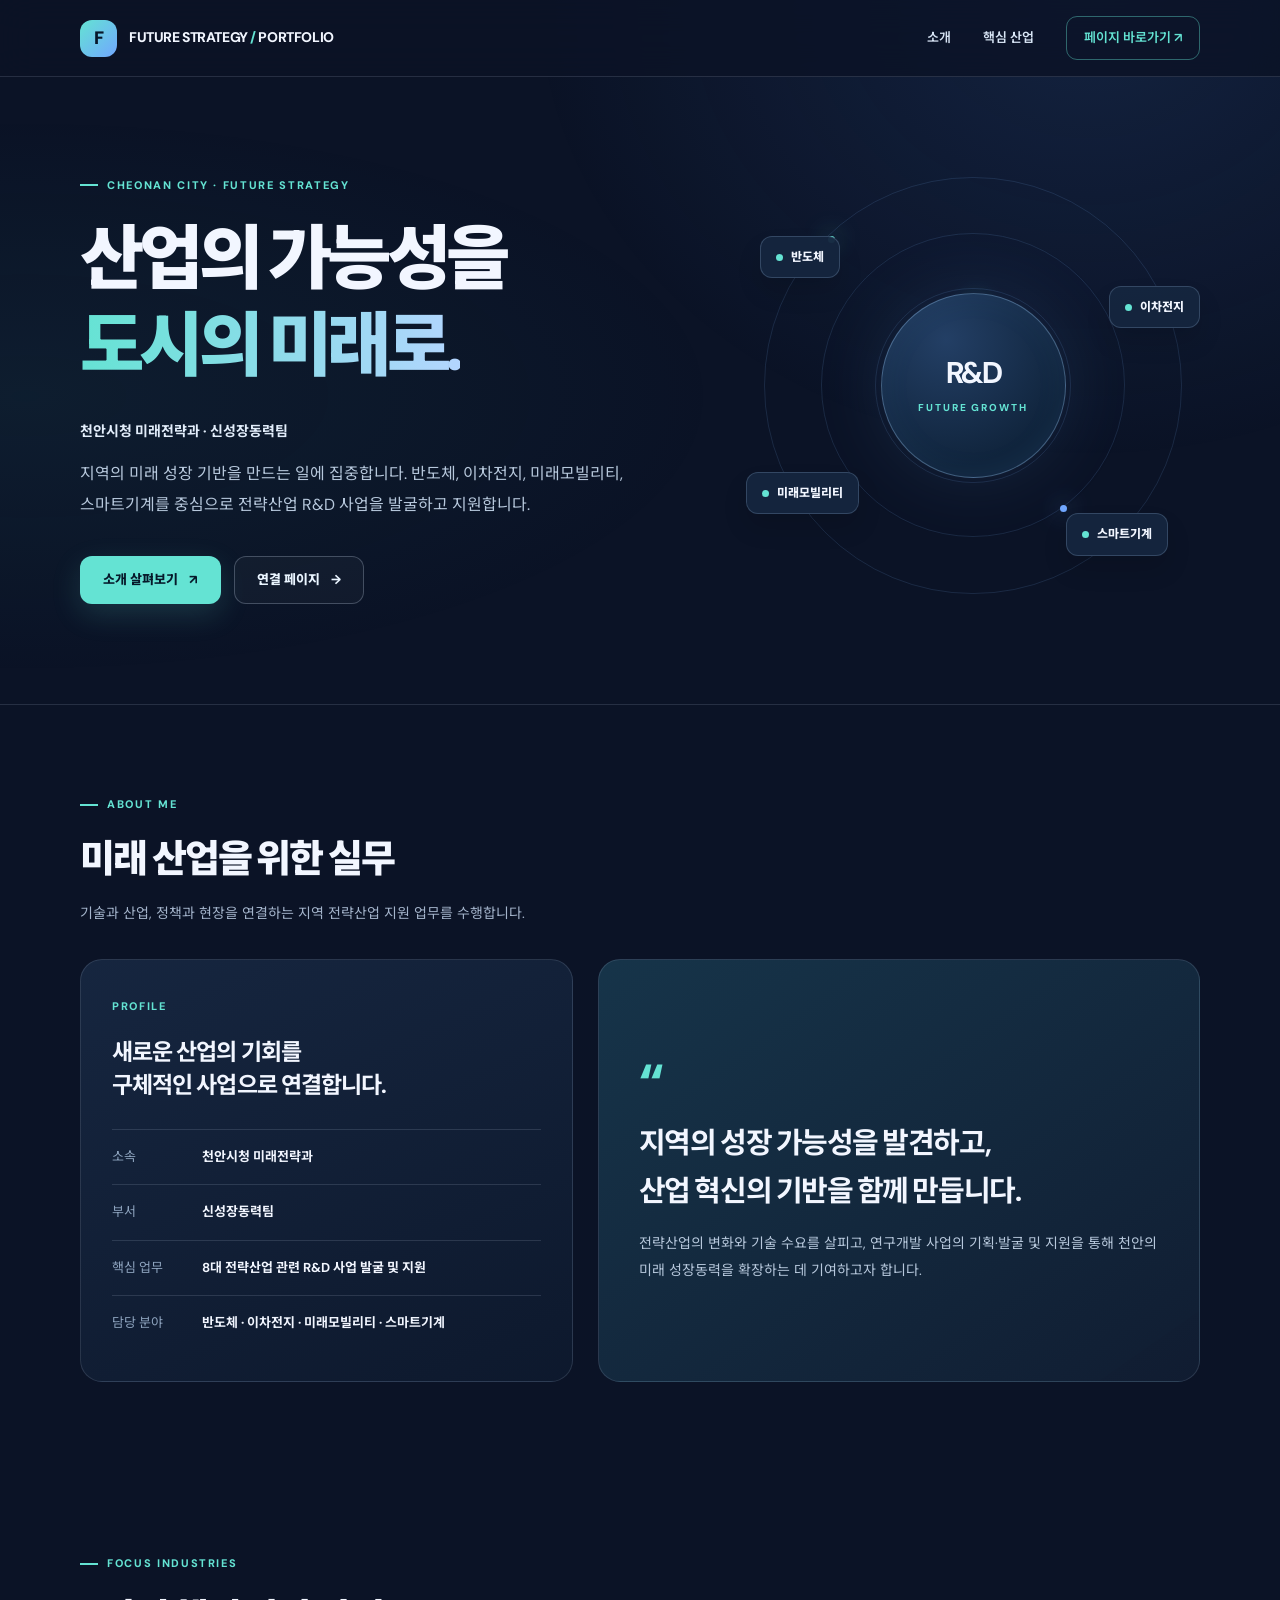
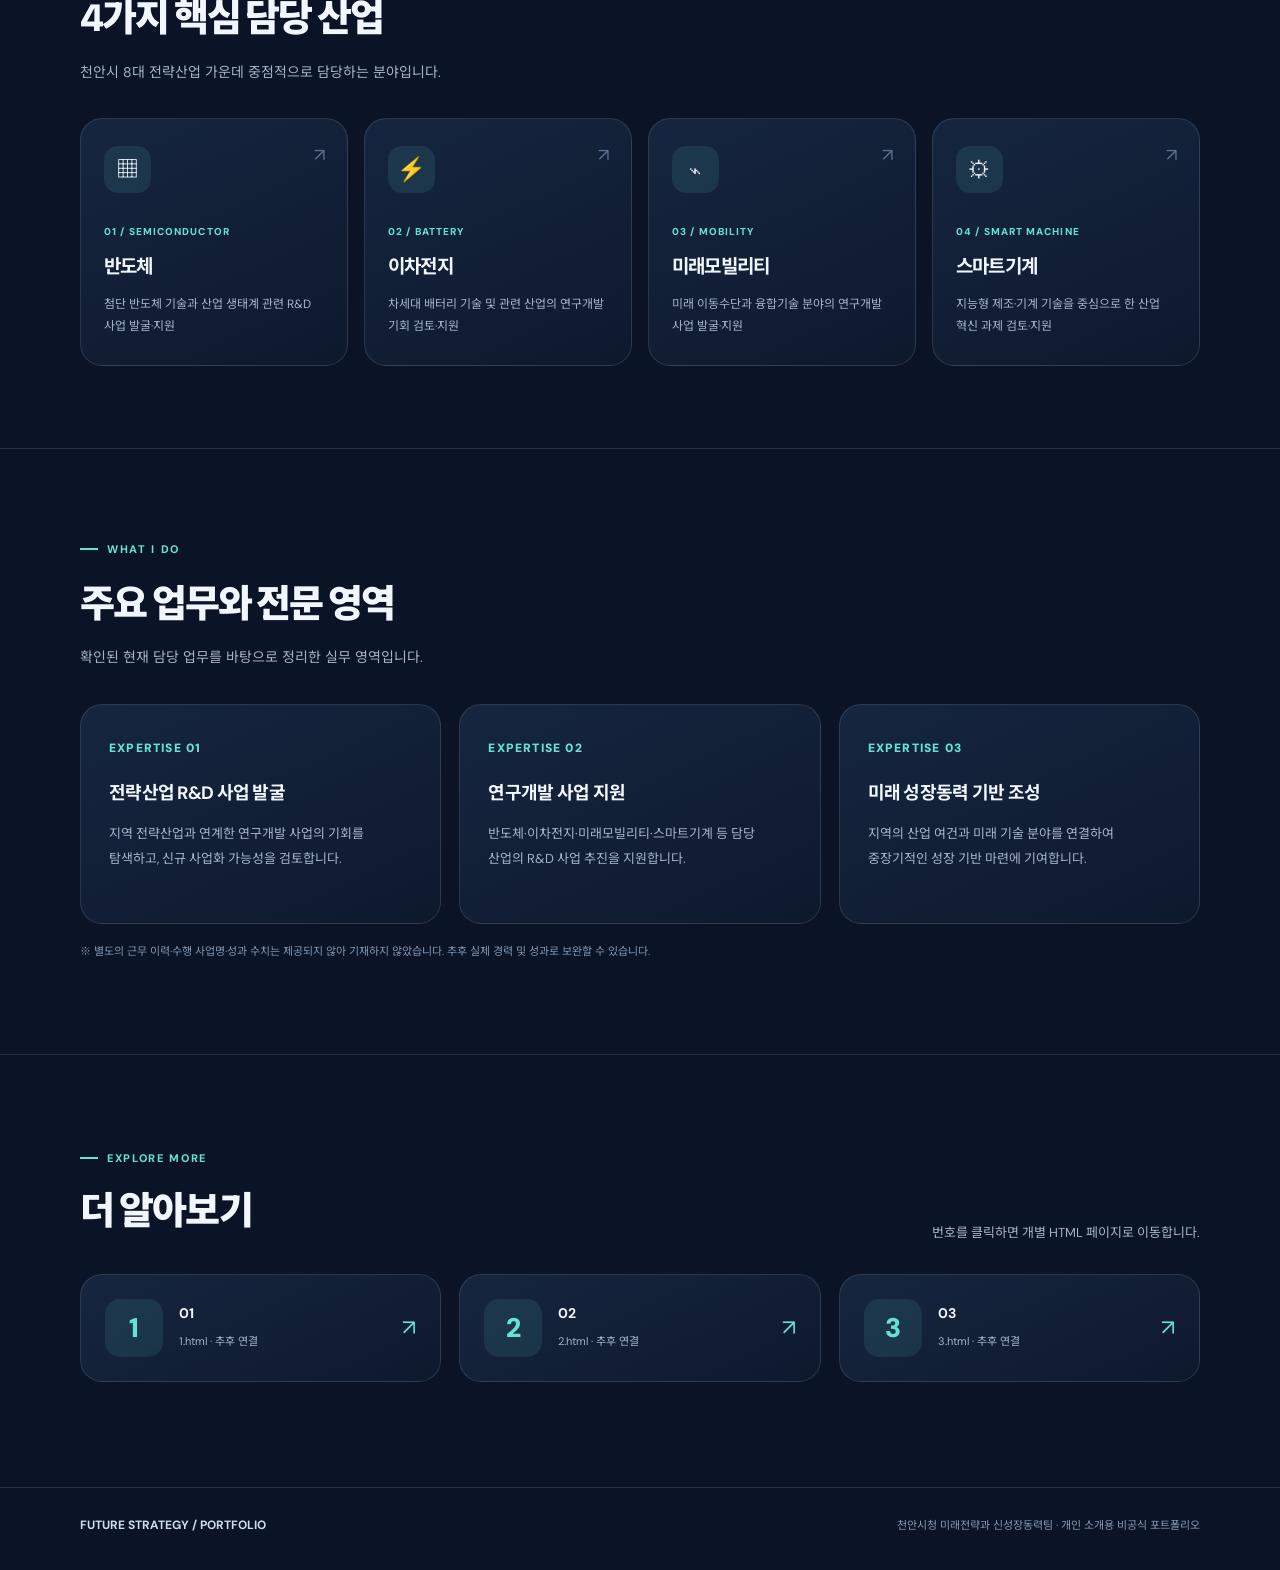
<file: index.html>
<!DOCTYPE html>
<html lang="ko">
<head>
  <meta charset="UTF-8" />
  <meta name="viewport" content="width=device-width, initial-scale=1" />
  <meta name="theme-color" content="#0b1326" />
  <meta name="description" content="천안시청 미래전략과 신성장동력팀 | 지역 전략산업 R&D 사업 발굴 및 지원 포트폴리오" />
  <title>미래 산업을 연결하는 사람 | Portfolio</title>
  <link rel="preconnect" href="https://fonts.googleapis.com" />
  <link rel="preconnect" href="https://fonts.gstatic.com" crossorigin />
  <link href="https://fonts.googleapis.com/css2?family=DM+Sans:wght@400;500;600;700&family=Noto+Sans+KR:wght@400;500;600;700;800;900&display=swap" rel="stylesheet" />
  <style>
    :root{color-scheme:dark;--bg:#0b1326;--panel:#101d34;--line:rgba(193,210,235,.15);--text:#f2f6ff;--muted:#a4b4cb;--aqua:#64e3d3;--blue:#71a7ff;--radius:22px}
    *,*::before,*::after{box-sizing:border-box}html{scroll-behavior:smooth}body{margin:0;background:var(--bg);color:var(--text);font-family:'DM Sans','Noto Sans KR',sans-serif;line-height:1.7;word-break:keep-all}button,a{-webkit-tap-highlight-color:transparent}a{color:inherit;text-decoration:none}button{font:inherit}::selection{background:#64e3d3;color:#0b1326}
    body::before{content:"";pointer-events:none;position:fixed;inset:0;z-index:-1;background:radial-gradient(ellipse at 85% 0%,rgba(56,101,175,.19),transparent 36%),radial-gradient(ellipse at 2% 44%,rgba(41,131,139,.095),transparent 39%)}
    .container{width:min(1120px,calc(100% - 48px));margin:auto}.nav-shell{position:sticky;top:0;z-index:20;background:rgba(11,19,38,.82);border-bottom:1px solid var(--line);backdrop-filter:blur(18px);-webkit-backdrop-filter:blur(18px)}
    .nav{height:76px;display:flex;justify-content:space-between;align-items:center;gap:24px}.brand{display:inline-flex;align-items:center;gap:12px;font-size:14px;font-weight:800;letter-spacing:-.03em}.brand-symbol{display:grid;place-items:center;width:37px;height:37px;background:linear-gradient(135deg,var(--aqua),var(--blue));color:#071629;border-radius:12px;font-size:18px;font-weight:900}.nav-links{display:flex;align-items:center;gap:32px;font-size:13px;color:#d8e5f5;font-weight:600}.nav-links a:hover,.nav-links a:focus-visible{color:var(--aqua)}.nav-cta{padding:10px 17px;border:1px solid rgba(100,227,211,.4);border-radius:11px;color:var(--aqua)!important}.nav-cta:hover{background:rgba(100,227,211,.08)}
    main{overflow:hidden}.hero{position:relative;display:grid;grid-template-columns:1.15fr .85fr;align-items:center;min-height:620px;gap:52px;padding:90px 0 100px}.eyebrow{display:inline-flex;align-items:center;gap:9px;text-transform:uppercase;letter-spacing:.15em;font-size:11px;font-weight:800;color:var(--aqua)}.eyebrow::before{content:"";display:block;width:18px;height:2px;background:var(--aqua)}h1,h2,h3,p{margin-top:0}.hero h1{font-size:clamp(39px,5.5vw,70px);line-height:1.24;letter-spacing:-.065em;margin:23px 0 27px;font-weight:900}.hero h1 .gradient{background:linear-gradient(95deg,var(--aqua),#b4d5ff);color:transparent;background-clip:text;-webkit-background-clip:text}.hero p{max-width:570px;font-size:16px;color:#b7c8dc;line-height:1.95}.hero .role{color:#e2edfa;font-size:14px;font-weight:700;margin-bottom:13px}.hero-actions{display:flex;align-items:center;gap:13px;flex-wrap:wrap;margin-top:35px}.btn{display:inline-flex;align-items:center;justify-content:center;gap:11px;min-height:47px;padding:12px 22px;font-size:13px;font-weight:800;border-radius:12px;border:1px solid transparent;cursor:pointer;transition:transform .18s,background .18s,border-color .18s,box-shadow .18s}.btn:hover{transform:translateY(-3px)}.btn:active{transform:scale(.97)}.btn-primary{color:#06192a;background:var(--aqua);box-shadow:0 10px 30px rgba(100,227,211,.16)}.btn-primary:hover{background:#94f1e6}.btn-outline{color:#eaf5ff;border-color:rgba(207,222,243,.26);background:rgba(255,255,255,.03)}.btn-outline:hover{border-color:var(--aqua);background:rgba(100,227,211,.07)}
    .visual{position:relative;min-height:415px;display:grid;place-items:center}.orbit{position:absolute;border:1px solid rgba(111,161,224,.16);border-radius:50%;aspect-ratio:1}.orbit-1{width:92%}.orbit-2{width:67%}.orbit-3{width:43%}.orbit:after{content:"";position:absolute;top:14%;left:15%;width:7px;height:7px;border-radius:50%;background:var(--aqua);box-shadow:0 0 25px var(--aqua)}.orbit-2:after{left:auto;top:auto;bottom:8%;right:19%;background:var(--blue);box-shadow:0 0 24px var(--blue)}.orbit-3:after{top:5%;left:50%}.core{position:relative;width:185px;aspect-ratio:1;display:grid;place-items:center;border-radius:50%;background:radial-gradient(circle at 35% 25%,#233f65,#10243c 70%);border:1px solid rgba(159,204,250,.35);box-shadow:0 0 70px rgba(82,141,206,.14),inset 0 0 30px rgba(104,174,238,.07);text-align:center}.core strong{font-size:30px;line-height:1.2;letter-spacing:-.08em}.core small{display:block;color:var(--aqua);font-size:10px;font-weight:800;letter-spacing:.19em;margin-top:8px}.orbit-tag{position:absolute;z-index:2;padding:10px 15px;border:1px solid rgba(149,182,218,.24);border-radius:12px;background:rgba(21,38,63,.96);font-size:12px;font-weight:800;box-shadow:0 14px 25px rgba(0,0,0,.12)}.orbit-tag i{display:inline-block;width:7px;height:7px;border-radius:50%;background:var(--aqua);margin-right:8px}.tag-1{top:14%;left:3%}.tag-2{right:0;top:26%}.tag-3{bottom:19%;left:0}.tag-4{bottom:9%;right:7%}
    .section{padding:82px 0}.section-head{margin-bottom:34px}.section-head h2{font-size:clamp(27px,3vw,38px);font-weight:900;letter-spacing:-.055em;margin:13px 0 10px}.section-head p{max-width:650px;font-size:14px;color:var(--muted);margin-bottom:0}.divider{height:1px;background:var(--line)}.about-layout{display:grid;grid-template-columns:.9fr 1.1fr;gap:25px}.about-card,.mission-card,.industry-card,.experience-card,.link-card{border:1px solid var(--line);border-radius:var(--radius);background:linear-gradient(155deg,rgba(24,41,67,.87),rgba(14,26,46,.87))}.about-card{padding:31px}.about-card .small-label{font-size:11px;letter-spacing:.15em;color:var(--aqua);font-weight:800}.about-card h3{margin:17px 0 27px;font-size:23px;line-height:1.45;letter-spacing:-.04em}.info-row{padding:16px 0;border-top:1px solid var(--line);display:flex;gap:20px;font-size:13px}.info-row span{flex:0 0 70px;color:#8ea4bf}.info-row strong{font-weight:700}.mission-card{display:flex;flex-direction:column;justify-content:center;padding:36px 40px;background:linear-gradient(145deg,rgba(24,57,79,.88),rgba(17,30,51,.9))}.mission-card .quote-mark{font-size:55px;line-height:1;color:var(--aqua);font-weight:800}.mission-card h3{font-size:clamp(20px,2.5vw,29px);letter-spacing:-.05em;line-height:1.65;margin:8px 0 14px}.mission-card p{color:#b7c8dc;font-size:14px;line-height:1.95;margin:0}
    .industries{display:grid;grid-template-columns:repeat(4,1fr);gap:16px}.industry-card{position:relative;min-height:248px;padding:27px 23px;transition:transform .2s,border-color .2s,background .2s}.industry-card:hover{transform:translateY(-5px);border-color:rgba(100,227,211,.4);background:linear-gradient(150deg,#1b3451,#10203a)}.industry-icon{display:grid;place-items:center;width:47px;height:47px;border-radius:14px;background:rgba(100,227,211,.1);font-size:23px;margin-bottom:23px}.industry-card small{font-size:10px;font-weight:800;letter-spacing:.11em;color:var(--aqua)}.industry-card h3{font-size:19px;letter-spacing:-.04em;margin:7px 0 10px}.industry-card p{font-size:12px;line-height:1.85;color:var(--muted);margin:0}.industry-card:after{content:"↗";position:absolute;top:21px;right:22px;color:#5b7290;font-size:18px}
    .experience-grid{display:grid;grid-template-columns:repeat(3,1fr);gap:18px}.experience-card{padding:28px;min-height:220px}.number{font-size:12px;color:var(--aqua);font-weight:900;letter-spacing:.1em}.experience-card h3{font-size:18px;letter-spacing:-.04em;margin:18px 0 13px}.experience-card p{font-size:13px;color:var(--muted);line-height:1.9;margin:0}.note{color:#7f96b2;font-size:11px;margin-top:18px}
    .links-section{padding:85px 0 105px}.links-head{display:flex;justify-content:space-between;align-items:end;gap:20px;margin-bottom:30px}.links-head h2{font-size:clamp(27px,3vw,38px);font-weight:900;letter-spacing:-.05em;margin:12px 0 0}.links-head p{font-size:13px;color:var(--muted);margin:0}.link-grid{display:grid;grid-template-columns:repeat(3,1fr);gap:18px}.link-card{display:flex;align-items:center;justify-content:space-between;gap:12px;padding:24px;transition:border-color .18s,transform .18s,background .18s}.link-card:hover,.link-card:focus-visible{transform:translateY(-4px);border-color:rgba(100,227,211,.55);background:#1b3250}.link-left{display:flex;gap:16px;align-items:center}.link-number{width:58px;height:58px;border-radius:15px;display:grid;place-items:center;background:rgba(100,227,211,.10);color:var(--aqua);font-size:27px;font-weight:900}.link-card strong{display:block;font-size:14px}.link-card small{font-size:11px;color:var(--muted)}.arrow{font-size:22px;color:var(--aqua)}
    footer{border-top:1px solid var(--line);padding:27px 0 35px}.footer-inner{display:flex;justify-content:space-between;align-items:center;gap:15px;color:#8399b4;font-size:11px}.footer-inner strong{color:#cdddef;font-size:12px}.reveal{opacity:0;transform:translateY(15px);transition:opacity .6s ease,transform .6s ease}.reveal.visible{opacity:1;transform:translateY(0)}:focus-visible{outline:2px solid var(--aqua);outline-offset:5px}
    @media(max-width:850px){.nav-links{gap:18px}.hero{grid-template-columns:1fr;padding:74px 0 62px;gap:15px}.visual{min-height:340px;width:min(450px,100%);margin:auto}.orbit-1{width:75%}.orbit-2{width:55%}.orbit-3{width:34%}.core{width:155px}.orbit-tag{font-size:11px}.tag-1{left:5%}.tag-2{right:5%}.tag-3{left:4%}.tag-4{right:7%}.industries{grid-template-columns:repeat(2,1fr)}.experience-grid{grid-template-columns:1fr}.experience-card{min-height:auto}.about-layout{grid-template-columns:1fr}.link-grid{grid-template-columns:1fr}.links-head{align-items:start;flex-direction:column}}
    @media(max-width:520px){.container{width:calc(100% - 36px)}.nav{height:66px}.brand{font-size:12px}.brand-symbol{width:33px;height:33px}.nav-links{gap:14px;font-size:11px}.nav-links .nav-about{display:none}.nav-cta{padding:8px 11px}.hero{padding-top:56px}.hero h1{font-size:41px}.hero p{font-size:14px}.hero-actions .btn{flex:1}.visual{min-height:295px}.orbit-1{width:85%}.orbit-2{width:62%}.orbit-3{width:42%}.core{width:133px}.core strong{font-size:23px}.orbit-tag{font-size:10px;padding:7px 9px}.tag-1{top:12%;left:1%}.tag-2{right:0;top:29%}.tag-3{bottom:17%;left:0}.tag-4{bottom:7%;right:4%}.section{padding:62px 0}.about-card,.mission-card{padding:25px}.industries{gap:11px}.industry-card{min-height:239px;padding:20px 16px}.industry-card h3{font-size:17px}.industry-card p{font-size:11px}.industry-card:after{right:14px;top:15px}.industry-icon{margin-bottom:17px}.links-section{padding:60px 0 75px}.footer-inner{align-items:start;flex-direction:column}}
    @media(prefers-reduced-motion:reduce){html{scroll-behavior:auto}.reveal{opacity:1;transform:none;transition:none}.btn,.industry-card,.link-card{transition:none}}
  </style>
</head>
<body>
  <header class="nav-shell">
    <nav class="container nav" aria-label="주요 메뉴">
      <a class="brand" href="#top" aria-label="포트폴리오 홈"><span class="brand-symbol">F</span><span>FUTURE STRATEGY <span style="color:var(--aqua)">/</span> PORTFOLIO</span></a>
      <div class="nav-links"><a class="nav-about" href="#about">소개</a><a href="#industries">핵심 산업</a><a class="nav-cta" href="#projects">페이지 바로가기 ↗</a></div>
    </nav>
  </header>
  <main id="top">
    <section class="container hero" aria-labelledby="hero-title">
      <div class="hero-content reveal">
        <span class="eyebrow">CHEONAN CITY · FUTURE STRATEGY</span>
        <h1 id="hero-title">산업의 가능성을<br><span class="gradient">도시의 미래로.</span></h1>
        <p class="role">천안시청 미래전략과 · 신성장동력팀</p>
        <p>지역의 미래 성장 기반을 만드는 일에 집중합니다. 반도체, 이차전지, 미래모빌리티, 스마트기계를 중심으로 전략산업 R&amp;D 사업을 발굴하고 지원합니다.</p>
        <div class="hero-actions"><a class="btn btn-primary" href="#about">소개 살펴보기 <span aria-hidden="true">↗</span></a><a class="btn btn-outline" href="#projects">연결 페이지 <span aria-hidden="true">→</span></a></div>
      </div>
      <div class="visual reveal" role="img" aria-label="중앙의 R&D를 둘러싼 반도체, 이차전지, 미래모빌리티, 스마트기계 4대 담당 산업을 나타낸 그래픽">
        <div class="orbit orbit-1"></div><div class="orbit orbit-2"></div><div class="orbit orbit-3"></div>
        <div class="core"><div><strong>R&amp;D</strong><small>FUTURE GROWTH</small></div></div>
        <span class="orbit-tag tag-1"><i></i>반도체</span><span class="orbit-tag tag-2"><i></i>이차전지</span><span class="orbit-tag tag-3"><i></i>미래모빌리티</span><span class="orbit-tag tag-4"><i></i>스마트기계</span>
      </div>
    </section>
    <div class="divider"></div>
    <section class="container section" id="about" aria-labelledby="about-heading">
      <div class="section-head reveal"><span class="eyebrow">ABOUT ME</span><h2 id="about-heading">미래 산업을 위한 실무</h2><p>기술과 산업, 정책과 현장을 연결하는 지역 전략산업 지원 업무를 수행합니다.</p></div>
      <div class="about-layout">
        <article class="about-card reveal"><span class="small-label">PROFILE</span><h3>새로운 산업의 기회를<br>구체적인 사업으로 연결합니다.</h3><div class="info-row"><span>소속</span><strong>천안시청 미래전략과</strong></div><div class="info-row"><span>부서</span><strong>신성장동력팀</strong></div><div class="info-row"><span>핵심 업무</span><strong>8대 전략산업 관련 R&amp;D 사업 발굴 및 지원</strong></div><div class="info-row"><span>담당 분야</span><strong>반도체 · 이차전지 · 미래모빌리티 · 스마트기계</strong></div></article>
        <article class="mission-card reveal"><span class="quote-mark" aria-hidden="true">“</span><h3>지역의 성장 가능성을 발견하고,<br>산업 혁신의 기반을 함께 만듭니다.</h3><p>전략산업의 변화와 기술 수요를 살피고, 연구개발 사업의 기획·발굴 및 지원을 통해 천안의 미래 성장동력을 확장하는 데 기여하고자 합니다.</p></article>
      </div>
    </section>
    <section class="container section" id="industries" aria-labelledby="industries-heading">
      <div class="section-head reveal"><span class="eyebrow">FOCUS INDUSTRIES</span><h2 id="industries-heading">4가지 핵심 담당 산업</h2><p>천안시 8대 전략산업 가운데 중점적으로 담당하는 분야입니다.</p></div>
      <div class="industries">
        <article class="industry-card reveal"><span class="industry-icon" aria-hidden="true">▦</span><small>01 / SEMICONDUCTOR</small><h3>반도체</h3><p>첨단 반도체 기술과 산업 생태계 관련 R&amp;D 사업 발굴·지원</p></article>
        <article class="industry-card reveal"><span class="industry-icon" aria-hidden="true">⚡</span><small>02 / BATTERY</small><h3>이차전지</h3><p>차세대 배터리 기술 및 관련 산업의 연구개발 기회 검토·지원</p></article>
        <article class="industry-card reveal"><span class="industry-icon" aria-hidden="true">⌁</span><small>03 / MOBILITY</small><h3>미래모빌리티</h3><p>미래 이동수단과 융합기술 분야의 연구개발 사업 발굴·지원</p></article>
        <article class="industry-card reveal"><span class="industry-icon" aria-hidden="true">⚙</span><small>04 / SMART MACHINE</small><h3>스마트기계</h3><p>지능형 제조·기계 기술을 중심으로 한 산업 혁신 과제 검토·지원</p></article>
      </div>
    </section>
    <div class="divider"></div>
    <section class="container section" id="experience" aria-labelledby="experience-heading">
      <div class="section-head reveal"><span class="eyebrow">WHAT I DO</span><h2 id="experience-heading">주요 업무와 전문 영역</h2><p>확인된 현재 담당 업무를 바탕으로 정리한 실무 영역입니다.</p></div>
      <div class="experience-grid">
        <article class="experience-card reveal"><span class="number">EXPERTISE 01</span><h3>전략산업 R&amp;D 사업 발굴</h3><p>지역 전략산업과 연계한 연구개발 사업의 기회를 탐색하고, 신규 사업화 가능성을 검토합니다.</p></article>
        <article class="experience-card reveal"><span class="number">EXPERTISE 02</span><h3>연구개발 사업 지원</h3><p>반도체·이차전지·미래모빌리티·스마트기계 등 담당 산업의 R&amp;D 사업 추진을 지원합니다.</p></article>
        <article class="experience-card reveal"><span class="number">EXPERTISE 03</span><h3>미래 성장동력 기반 조성</h3><p>지역의 산업 여건과 미래 기술 분야를 연결하여 중장기적인 성장 기반 마련에 기여합니다.</p></article>
      </div>
      <p class="note">※ 별도의 근무 이력·수행 사업명·성과 수치는 제공되지 않아 기재하지 않았습니다. 추후 실제 경력 및 성과로 보완할 수 있습니다.</p>
    </section>
    <div class="divider"></div>
    <section class="container links-section" id="projects" aria-labelledby="projects-heading">
      <div class="links-head reveal"><div><span class="eyebrow">EXPLORE MORE</span><h2 id="projects-heading">더 알아보기</h2></div><p>번호를 클릭하면 개별 HTML 페이지로 이동합니다.</p></div>
      <div class="link-grid">
        <a class="link-card reveal" href="1.html" aria-label="1번 페이지로 이동"><div class="link-left"><span class="link-number">1</span><div><strong>01</strong><small>1.html · 추후 연결</small></div></div><span class="arrow" aria-hidden="true">↗</span></a>
        <a class="link-card reveal" href="2.html" aria-label="2번 페이지로 이동"><div class="link-left"><span class="link-number">2</span><div><strong>02</strong><small>2.html · 추후 연결</small></div></div><span class="arrow" aria-hidden="true">↗</span></a>
        <a class="link-card reveal" href="3.html" aria-label="3번 페이지로 이동"><div class="link-left"><span class="link-number">3</span><div><strong>03</strong><small>3.html · 추후 연결</small></div></div><span class="arrow" aria-hidden="true">↗</span></a>
      </div>
    </section>
  </main>
  <footer><div class="container footer-inner"><strong>FUTURE STRATEGY / PORTFOLIO</strong><span>천안시청 미래전략과 신성장동력팀 · 개인 소개용 비공식 포트폴리오</span></div></footer>
  <script>
    (function(){
      var elements=document.querySelectorAll('.reveal');
      if(!('IntersectionObserver' in window)){elements.forEach(function(el){el.classList.add('visible')});return;}
      var observer=new IntersectionObserver(function(entries){entries.forEach(function(entry){if(entry.isIntersecting){entry.target.classList.add('visible');observer.unobserve(entry.target);}})},{threshold:.09,rootMargin:'0px 0px -20px 0px'});
      elements.forEach(function(el){observer.observe(el)});
    })();
  </script>
</body>
</html>
</file>
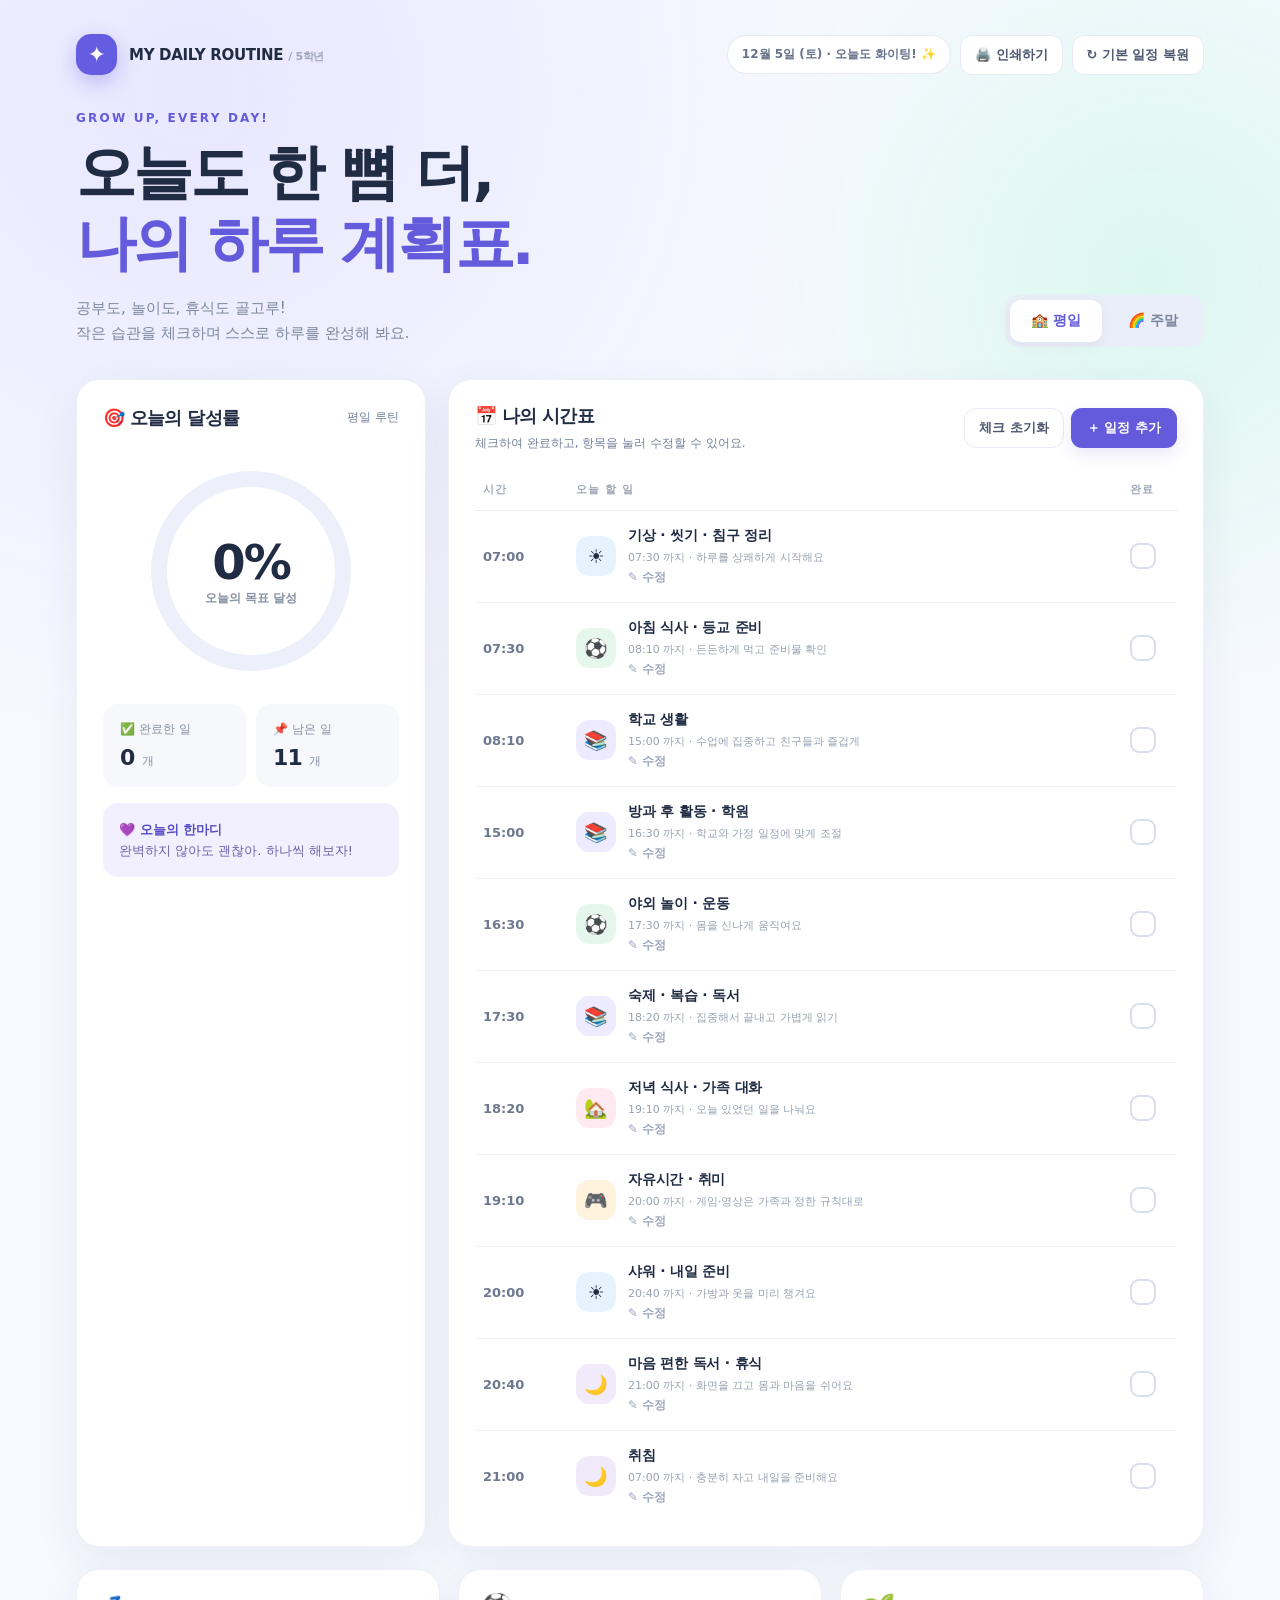
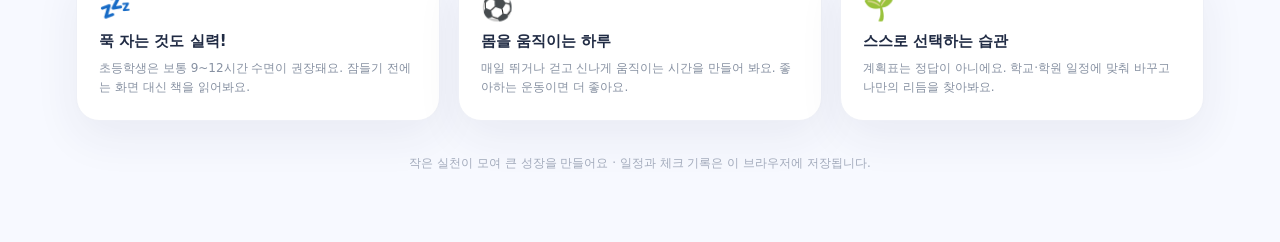
<file: 1.html>
<!DOCTYPE html>
<html lang="ko">
<head>
<meta charset="UTF-8" />
<meta name="viewport" content="width=device-width, initial-scale=1" />
<meta name="theme-color" content="#f7f9ff" />
<title>나의 하루 | 초등 5학년 생활계획표</title>
<style>
:root{font-family:ui-sans-serif,system-ui,-apple-system,"Apple SD Gothic Neo","Malgun Gothic",sans-serif;color:#202b44;background:#f7f9ff;--line:#e7ebf4;--muted:#738098;--primary:#635bdb;--soft:#eeecff;--card:#fff;--shadow:0 16px 46px rgba(37,45,91,.07)}
*{box-sizing:border-box}body{margin:0;min-height:100vh;background:radial-gradient(circle at 15% 5%,#e8e7ff 0,transparent 32%),radial-gradient(circle at 90% 15%,#dbf7f0 0,transparent 22%),#f7f9ff}button,input,select{font:inherit}button{cursor:pointer}button:focus-visible,input:focus-visible,select:focus-visible{outline:3px solid #a9a4ff;outline-offset:2px}.shell{max-width:1180px;margin:auto;padding:34px 26px 70px}.top{display:flex;align-items:center;justify-content:space-between;gap:16px;flex-wrap:wrap}.brand{display:flex;align-items:center;gap:12px;font-size:15px;font-weight:850;letter-spacing:-.3px}.logo{width:41px;height:41px;border-radius:15px;display:grid;place-items:center;font-size:22px;background:#655de1;color:white;box-shadow:0 7px 20px #655de155}.top-right{display:flex;gap:9px;align-items:center;flex-wrap:wrap}.chip{padding:10px 14px;border:1px solid #e7e9f3;background:#fff;border-radius:30px;font-size:12px;font-weight:750;color:#68738a}.ghost{background:white;border:1px solid var(--line);padding:10px 14px;border-radius:12px;font-size:13px;font-weight:750;color:#4d5770;transition:.15s}.ghost:hover{border-color:#b8b3ff;transform:translateY(-1px)}.hero{margin-top:36px;display:flex;justify-content:space-between;align-items:flex-end;gap:20px;flex-wrap:wrap}.eyebrow{color:var(--primary);font-size:12px;font-weight:900;letter-spacing:2.2px;margin:0 0 12px}.hero h1{font-size:clamp(34px,5vw,60px);line-height:1.18;letter-spacing:-2.9px;margin:0;font-weight:900}.hero h1 span{color:var(--primary)}.subtitle{color:#7c879c;font-size:15px;line-height:1.7;margin:17px 0 0}.mode{display:flex;gap:5px;background:#eaeef8;padding:5px;border-radius:15px}.mode button{background:transparent;border:0;padding:12px 21px;color:#7a849a;font-size:14px;font-weight:850;border-radius:11px;transition:.2s}.mode button.active{background:white;color:var(--primary);box-shadow:0 3px 12px #7b83a01a}.dashboard{display:grid;grid-template-columns:350px minmax(0,1fr);gap:22px;margin-top:32px}.card{background:var(--card);border:1px solid #eef0f7;border-radius:23px;box-shadow:var(--shadow)}.overview{padding:26px}.card-top{display:flex;justify-content:space-between;align-items:center;gap:10px}.section-title{font-size:18px;font-weight:900;letter-spacing:-.7px;margin:0}.small-muted{font-size:12px;color:var(--muted)}.donut-wrap{position:relative;width:230px;height:230px;margin:26px auto 18px}.donut{width:100%;height:100%;transform:rotate(-90deg)}.donut .track{fill:none;stroke:#edf0fa;stroke-width:16}.donut .progress{fill:none;stroke:#7167e9;stroke-width:16;stroke-linecap:round;transition:stroke-dashoffset .45s}.donut-content{position:absolute;inset:0;display:flex;flex-direction:column;justify-content:center;align-items:center}.donut-content b{font-size:48px;letter-spacing:-2px}.donut-content span{font-size:12px;color:#8791a5;font-weight:700}.stat-row{display:grid;grid-template-columns:1fr 1fr;gap:10px}.stat{background:#f7f8fc;border-radius:15px;padding:17px}.stat span{display:block;color:#8790a4;font-size:12px;margin-bottom:7px}.stat strong{font-size:22px;letter-spacing:-.7px}.stat strong small{font-size:12px;color:#8790a4;font-weight:500}.tip{background:#f2f0ff;border-radius:15px;color:#6c62ac;padding:16px;font-size:13px;line-height:1.65;margin-top:16px}.tip b{color:#574cc3}.schedule-card{padding:24px 26px}.schedule-top{display:flex;justify-content:space-between;align-items:center;gap:12px;margin-bottom:17px;flex-wrap:wrap}.schedule-top .mini-actions{display:flex;gap:7px}.primary{border:0;background:var(--primary);color:#fff;border-radius:11px;padding:11px 16px;font-size:13px;font-weight:800;box-shadow:0 6px 16px #665dda26;transition:.15s}.primary:hover{background:#5147cc;transform:translateY(-1px)}.timehead{display:grid;grid-template-columns:82px 1fr 54px;gap:11px;padding:13px 8px;border-bottom:1px solid var(--line);color:#a0a8b8;font-size:11px;font-weight:900;letter-spacing:1px}.items{display:flex;flex-direction:column}.item{display:grid;grid-template-columns:82px 1fr 54px;gap:11px;align-items:center;padding:16px 8px;border-bottom:1px solid #eff1f6;transition:background .18s}.item:last-child{border:0}.item:hover{background:#fbfbff}.time{color:#6e7890;font-size:13px;font-weight:800;font-variant-numeric:tabular-nums}.item-body{display:flex;align-items:center;gap:12px;min-width:0}.symbol{flex:none;width:40px;height:40px;display:grid;place-items:center;border-radius:13px;font-size:19px}.item-title{font-size:14px;font-weight:850;letter-spacing:-.2px;white-space:nowrap;overflow:hidden;text-overflow:ellipsis}.item-desc{font-size:11px;color:#98a1b1;margin-top:5px;white-space:nowrap;overflow:hidden;text-overflow:ellipsis}.done .item-title{text-decoration:line-through;color:#a0a6b5}.done .item-desc{color:#b4bac5}.tick{width:26px;height:26px;border-radius:9px;border:2px solid #d9deea;appearance:none;-webkit-appearance:none;cursor:pointer;position:relative;justify-self:center;transition:.15s}.tick:checked{background:#7067e5;border-color:#7067e5}.tick:checked:after{content:'✓';position:absolute;inset:0;display:grid;place-items:center;color:white;font-size:17px;font-weight:bold}.cat-study{background:#eeeaff}.cat-health{background:#e6f8ed}.cat-play{background:#fff2dc}.cat-routine{background:#e6f3ff}.cat-family{background:#ffeaf1}.cat-rest{background:#f1eafa}.bottom{margin-top:22px;display:grid;grid-template-columns:1fr 1fr 1fr;gap:18px}.mini-card{padding:22px}.mini-card .emoji{font-size:26px;display:block;margin-bottom:10px}.mini-card h3{font-size:15px;margin:0 0 8px}.mini-card p{font-size:12px;color:#8791a2;line-height:1.65;margin:0}.footer{text-align:center;font-size:12px;color:#a2aabb;margin-top:34px}.modal-overlay{position:fixed;inset:0;background:#1d254e7a;display:none;justify-content:center;align-items:center;padding:16px;z-index:20}.modal-overlay.show{display:flex}.modal{background:white;width:min(100%,510px);border-radius:22px;padding:27px;box-shadow:0 24px 80px #1b215440}.modal h2{margin:0 0 5px;font-size:22px}.modal p{margin:0 0 20px;color:#8590a3;font-size:13px}.field-grid{display:grid;grid-template-columns:1fr 1fr;gap:13px}.field{display:flex;flex-direction:column;gap:7px;margin-bottom:13px}.field.full{grid-column:1/-1}.field label{font-size:12px;font-weight:850;color:#667188}.field input,.field select{width:100%;padding:12px;border:1px solid #dde2ed;border-radius:11px;background:#fff;color:#26334d;font-size:14px}.modal-actions{display:flex;gap:9px;justify-content:flex-end;margin-top:12px}.danger{color:#d04457;background:#fff2f3;border:0;border-radius:11px;padding:11px 14px;font-size:13px;font-weight:800;margin-right:auto}.edit-target{border:0;background:transparent;color:#9ca5bb;font-size:12px;font-weight:800;margin-top:4px;padding:0}.edit-target:hover{color:#635bdb}.empty{text-align:center;color:#8791a5;padding:36px 8px}.toast{position:fixed;bottom:23px;left:50%;transform:translate(-50%,30px);background:#26304b;color:white;border-radius:12px;padding:12px 18px;opacity:0;pointer-events:none;transition:.25s;font-size:13px;z-index:30}.toast.show{opacity:1;transform:translate(-50%,0)}@media(max-width:860px){.dashboard{grid-template-columns:1fr}.overview{display:grid;grid-template-columns:1fr 1fr;column-gap:20px}.overview .card-top,.overview .tip{grid-column:1/-1}.donut-wrap{margin:5px auto}.stat-row{align-self:center}.hero h1{letter-spacing:-1.8px}}@media(max-width:560px){.shell{padding:23px 15px 46px}.hero{margin-top:32px}.hero h1{font-size:38px}.subtitle{font-size:13px}.mode{width:100%}.mode button{flex:1}.dashboard{gap:15px;margin-top:22px}.overview{display:block;padding:21px}.donut-wrap{width:205px;height:205px;margin:17px auto}.schedule-card{padding:21px 15px}.schedule-top{align-items:flex-start}.timehead,.item{grid-template-columns:58px 1fr 29px;gap:7px}.timehead{font-size:10px}.item{padding:13px 3px}.time{font-size:11px}.symbol{width:33px;height:33px;border-radius:10px;font-size:16px}.item-body{gap:9px}.item-title{font-size:13px}.item-desc{font-size:10px}.bottom{grid-template-columns:1fr}.mini-card{padding:20px}.top-right .chip{display:none}.field-grid{grid-template-columns:1fr}.modal{padding:21px}.section-title{font-size:17px}}@media print{body{background:#fff}.shell{max-width:100%;padding:0}.top-right,.mode,.mini-actions,.edit-target,.footer,.modal-overlay,.toast{display:none!important}.dashboard{grid-template-columns:280px 1fr;gap:12px}.card{box-shadow:none;border:1px solid #ddd}.hero{margin-top:18px}.bottom{margin-top:12px}.item{padding:9px 4px}.donut-wrap{width:170px;height:170px}.overview{display:block}}
</style>
</head>
<body>
<div class="shell">
<header class="top"><div class="brand"><span class="logo">✦</span><span>MY DAILY ROUTINE <span style="font-size:11px;color:#9fa7b7;font-weight:600">/ 5학년</span></span></div><div class="top-right"><span class="chip" id="dateLabel">오늘도 멋진 하루 ✨</span><button class="ghost" id="printBtn" type="button">🖨️ 인쇄하기</button><button class="ghost" id="resetBtn" type="button">↻ 기본 일정 복원</button></div></header>
<section class="hero"><div><p class="eyebrow">GROW UP, EVERY DAY!</p><h1>오늘도 한 뼘 더,<br><span>나의 하루 계획표.</span></h1><p class="subtitle">공부도, 놀이도, 휴식도 골고루!<br>작은 습관을 체크하며 스스로 하루를 완성해 봐요.</p></div><div class="mode" role="tablist" aria-label="생활계획표 종류"><button class="active" type="button" data-mode="weekday" role="tab" aria-selected="true">🏫 평일</button><button type="button" data-mode="weekend" role="tab" aria-selected="false">🌈 주말</button></div></section>
<main class="dashboard"><aside class="card overview"><div class="card-top"><h2 class="section-title">🎯 오늘의 달성률</h2><span class="small-muted" id="modeCaption">평일 루틴</span></div><div class="donut-wrap"><svg class="donut" viewBox="0 0 230 230" aria-label="진행률 원형 그래프"><circle class="track" cx="115" cy="115" r="92"/><circle id="progressCircle" class="progress" cx="115" cy="115" r="92" stroke-dasharray="578.05" stroke-dashoffset="578.05"/></svg><div class="donut-content"><b id="percent">0%</b><span>오늘의 목표 달성</span></div></div><div class="stat-row"><div class="stat"><span>✅ 완료한 일</span><strong id="doneCount">0 <small>개</small></strong></div><div class="stat"><span>📌 남은 일</span><strong id="remainCount">0 <small>개</small></strong></div></div><div class="tip" id="encouragement"><b>💜 오늘의 한마디</b><br>완벽하지 않아도 괜찮아. 하나씩 해보자!</div></aside>
<section class="card schedule-card"><div class="schedule-top"><div><h2 class="section-title">📅 나의 시간표</h2><div class="small-muted" style="margin-top:7px">체크하여 완료하고, 항목을 눌러 수정할 수 있어요.</div></div><div class="mini-actions"><button id="clearChecksBtn" type="button" class="ghost">체크 초기화</button><button id="addBtn" class="primary" type="button">＋ 일정 추가</button></div></div><div class="timehead"><div>시간</div><div>오늘 할 일</div><div style="text-align:center">완료</div></div><div class="items" id="taskList"></div></section></main>
<section class="bottom"><div class="card mini-card"><span class="emoji">💤</span><h3>푹 자는 것도 실력!</h3><p>초등학생은 보통 9~12시간 수면이 권장돼요. 잠들기 전에는 화면 대신 책을 읽어봐요.</p></div><div class="card mini-card"><span class="emoji">⚽</span><h3>몸을 움직이는 하루</h3><p>매일 뛰거나 걷고 신나게 움직이는 시간을 만들어 봐요. 좋아하는 운동이면 더 좋아요.</p></div><div class="card mini-card"><span class="emoji">🌱</span><h3>스스로 선택하는 습관</h3><p>계획표는 정답이 아니에요. 학교·학원 일정에 맞춰 바꾸고 나만의 리듬을 찾아봐요.</p></div></section><div class="footer">작은 실천이 모여 큰 성장을 만들어요 · 일정과 체크 기록은 이 브라우저에 저장됩니다.</div>
</div>
<div class="modal-overlay" id="modalOverlay" role="presentation"><div class="modal" role="dialog" aria-modal="true" aria-labelledby="modalTitle"><h2 id="modalTitle">일정 추가하기</h2><p>원하는 시간과 활동으로 나만의 하루를 만들어 보세요.</p><form id="taskForm"><div class="field-grid"><div class="field"><label for="timeInput">시작 시간</label><input id="timeInput" type="time" required></div><div class="field"><label for="endInput">끝나는 시간</label><input id="endInput" type="time" required></div><div class="field full"><label for="nameInput">활동 이름</label><input id="nameInput" maxlength="32" required placeholder="예: 줄넘기 연습"></div><div class="field full"><label for="descriptionInput">짧은 설명 (선택)</label><input id="descriptionInput" maxlength="60" placeholder="예: 20분 동안 즐겁게!"></div><div class="field full"><label for="categoryInput">활동 종류</label><select id="categoryInput"><option value="study">📘 공부</option><option value="health">🌿 건강·운동</option><option value="play">🎨 놀이·취미</option><option value="routine">☀️ 생활 습관</option><option value="family">🏡 가족·친구</option><option value="rest">🌙 휴식·수면</option></select></div></div><div class="modal-actions"><button id="deleteBtn" type="button" class="danger" hidden>삭제</button><button id="cancelBtn" type="button" class="ghost">취소</button><button type="submit" class="primary">저장하기</button></div></form></div></div><div class="toast" id="toast" role="status" aria-live="polite"></div>
<script>
(()=>{'use strict';
const defaults={weekday:[
['07:00','07:30','기상 · 씻기 · 침구 정리','하루를 상쾌하게 시작해요','routine'],
['07:30','08:10','아침 식사 · 등교 준비','든든하게 먹고 준비물 확인','health'],
['08:10','15:00','학교 생활','수업에 집중하고 친구들과 즐겁게','study'],
['15:00','16:30','방과 후 활동 · 학원','학교와 가정 일정에 맞게 조절','study'],
['16:30','17:30','야외 놀이 · 운동','몸을 신나게 움직여요','health'],
['17:30','18:20','숙제 · 복습 · 독서','집중해서 끝내고 가볍게 읽기','study'],
['18:20','19:10','저녁 식사 · 가족 대화','오늘 있었던 일을 나눠요','family'],
['19:10','20:00','자유시간 · 취미','게임·영상은 가족과 정한 규칙대로','play'],
['20:00','20:40','샤워 · 내일 준비','가방과 옷을 미리 챙겨요','routine'],
['20:40','21:00','마음 편한 독서 · 휴식','화면을 끄고 몸과 마음을 쉬어요','rest'],
['21:00','07:00','취침','충분히 자고 내일을 준비해요','rest']
],weekend:[
['08:00','08:30','기상 · 세수 · 이불 정리','천천히 상쾌하게 시작','routine'],
['08:30','09:20','아침 식사 · 가족 시간','여유로운 아침 보내기','family'],
['09:20','10:10','독서 · 부족한 공부 정리','짧게 집중하고 뿌듯하게','study'],
['10:10','12:00','운동 · 야외 활동','공원, 자전거, 공놀이 등','health'],
['12:00','13:00','점심 식사 · 휴식','함께 먹고 잠깐 쉬어요','family'],
['13:00','15:00','친구 · 취미 · 만들기','좋아하는 활동 마음껏','play'],
['15:00','16:00','가족 나들이 · 집안일 돕기','함께하고 스스로 해보기','family'],
['16:00','17:00','자유시간 · 게임','가족과 정한 이용 시간 지키기','play'],
['17:00','18:00','다음 주 준비 · 가벼운 복습','한 주를 편하게 준비해요','study'],
['18:00','20:00','저녁 식사 · 가족 놀이','쉬면서 즐겁게 마무리','family'],
['20:00','21:00','씻기 · 독서 · 취침 준비','일찍 화면을 내려놓아요','rest'],
['21:00','08:00','취침','푹 자고 에너지 충전','rest']
]};
const icons={study:'📚',health:'⚽',play:'🎮',routine:'☀️',family:'🏡',rest:'🌙'};
const key='grade5_daily_routine_v1';let mode='weekday',editingId=null;const $=s=>document.querySelector(s);
const initial=()=>Object.fromEntries(Object.entries(defaults).map(([k,arr])=>[k,arr.map((x,i)=>({id:k+'-'+i,start:x[0],end:x[1],name:x[2],desc:x[3],category:x[4]}))]));
let data=initial();try{let saved=JSON.parse(localStorage.getItem(key));if(saved&&Array.isArray(saved.weekday)&&Array.isArray(saved.weekend))data=saved}catch(e){}
const localDate=()=>{const d=new Date();return [d.getFullYear(),String(d.getMonth()+1).padStart(2,'0'),String(d.getDate()).padStart(2,'0')].join('-')};
let checkDate=localDate();const checkKey=()=>key+'_checks_'+checkDate;let checks={};try{checks=JSON.parse(localStorage.getItem(checkKey()))||{}}catch(e){}
const persist=()=>{try{localStorage.setItem(key,JSON.stringify(data))}catch(e){toast('브라우저 저장 공간을 확인해 주세요.')}};
const saveChecks=()=>{try{localStorage.setItem(checkKey(),JSON.stringify(checks))}catch(e){toast('체크 기록 저장에 실패했어요.')}};
function toast(s){const n=$('#toast');n.textContent=s;n.classList.add('show');clearTimeout(toast.timer);toast.timer=setTimeout(()=>n.classList.remove('show'),2200)}
function render(){const list=$('#taskList');list.replaceChildren();const tasks=[...data[mode]].sort((a,b)=>a.start.localeCompare(b.start));for(const t of tasks){const row=document.createElement('div');row.className='item'+(checks[mode+':'+t.id]?' done':'');const time=document.createElement('div');time.className='time';time.textContent=t.start;const body=document.createElement('div');body.className='item-body';const symbol=document.createElement('span');symbol.className='symbol cat-'+(icons[t.category]?t.category:'routine');symbol.textContent=icons[t.category]||'☀️';const info=document.createElement('div');info.style.minWidth='0';const title=document.createElement('div');title.className='item-title';title.textContent=t.name;const desc=document.createElement('div');desc.className='item-desc';desc.textContent=t.end+' 까지 · '+(t.desc||'나만의 계획');const edit=document.createElement('button');edit.type='button';edit.className='edit-target';edit.textContent='✎ 수정';edit.setAttribute('aria-label',t.name+' 일정 수정');edit.addEventListener('click',()=>openModal(t));info.append(title,desc,edit);body.append(symbol,info);const tick=document.createElement('input');tick.type='checkbox';tick.className='tick';tick.checked=!!checks[mode+':'+t.id];tick.setAttribute('aria-label',t.name+' 완료');tick.addEventListener('change',()=>{checks[mode+':'+t.id]=tick.checked;saveChecks();render();if(tick.checked)toast('멋져요! 하나 더 해냈어요 🎉')});row.append(time,body,tick);list.append(row)}if(!tasks.length){const p=document.createElement('p');p.className='empty';p.textContent='아직 일정이 없어요. 새 일정을 추가해 보세요!';list.append(p)}let done=tasks.filter(t=>checks[mode+':'+t.id]).length,percent=tasks.length?Math.round(done/tasks.length*100):0;$('#percent').textContent=percent+'%';$('#doneCount').innerHTML=done+' <small>개</small>';$('#remainCount').innerHTML=(tasks.length-done)+' <small>개</small>';$('#progressCircle').style.strokeDashoffset=String(578.05*(1-percent/100));$('#modeCaption').textContent=mode==='weekday'?'평일 루틴':'주말 루틴';$('#encouragement').innerHTML='<b>💜 오늘의 한마디</b><br>'+(percent===100?'대단해요! 오늘의 계획을 모두 해냈어요! 🏆':percent>=60?'이만큼이나 해냈어요! 조금만 더 힘내요. ✨':percent>=20?'좋은 출발이에요! 하나씩 차근차근. 🌱':'완벽하지 않아도 괜찮아. 하나씩 해보자!');document.querySelectorAll('[data-mode]').forEach(b=>{const active=b.dataset.mode===mode;b.classList.toggle('active',active);b.setAttribute('aria-selected',String(active))})}
function openModal(t){editingId=t?t.id:null;$('#modalTitle').textContent=t?'일정 수정하기':'새 일정 추가하기';$('#timeInput').value=t?t.start:'16:00';$('#endInput').value=t?t.end:'17:00';$('#nameInput').value=t?t.name:'';$('#descriptionInput').value=t?t.desc:'';$('#categoryInput').value=t?t.category:'play';$('#deleteBtn').hidden=!t;$('#modalOverlay').classList.add('show');setTimeout(()=>$('#nameInput').focus(),20)}
function closeModal(){$('#modalOverlay').classList.remove('show');editingId=null}
$('#taskForm').addEventListener('submit',e=>{e.preventDefault();const start=$('#timeInput').value,end=$('#endInput').value,name=$('#nameInput').value.trim(),desc=$('#descriptionInput').value.trim(),category=$('#categoryInput').value;if(!start||!end||!name)return;if(start===end){toast('시작 시간과 끝나는 시간을 다르게 해 주세요.');return}if(editingId){const t=data[mode].find(t=>t.id===editingId);if(t)Object.assign(t,{start,end,name,desc,category})}else{data[mode].push({id:Date.now().toString(36)+'-'+Math.random().toString(36).slice(2,7),start,end,name,desc,category})}persist();closeModal();render();toast('일정이 저장되었어요!')});
$('#deleteBtn').addEventListener('click',()=>{if(!editingId||!confirm('이 일정을 삭제할까요?'))return;data[mode]=data[mode].filter(t=>t.id!==editingId);persist();closeModal();render();toast('일정이 삭제되었어요.')});$('#cancelBtn').addEventListener('click',closeModal);$('#modalOverlay').addEventListener('click',e=>{if(e.target===$('#modalOverlay'))closeModal()});document.addEventListener('keydown',e=>{if(e.key==='Escape')closeModal()});$('#addBtn').addEventListener('click',()=>openModal(null));document.querySelectorAll('[data-mode]').forEach(b=>b.addEventListener('click',()=>{mode=b.dataset.mode;render()}));$('#clearChecksBtn').addEventListener('click',()=>{if(!confirm('선택한 계획표의 오늘 체크 표시를 모두 지울까요?'))return;for(let t of data[mode])delete checks[mode+':'+t.id];saveChecks();render();toast('체크가 초기화되었어요.')});$('#resetBtn').addEventListener('click',()=>{if(!confirm('평일과 주말 일정을 모두 기본 계획표로 되돌릴까요? 수정한 내용은 사라져요.'))return;data=initial();checks={};persist();saveChecks();render();toast('기본 일정으로 복원했어요.')});$('#printBtn').addEventListener('click',()=>window.print());
function updateDate(){const now=new Date();const week=['일','월','화','수','목','금','토'];$('#dateLabel').textContent=`${now.getMonth()+1}월 ${now.getDate()}일 (${week[now.getDay()]}) · 오늘도 화이팅! ✨`;if(localDate()!==checkDate){checkDate=localDate();try{checks=JSON.parse(localStorage.getItem(checkKey()))||{}}catch(e){checks={}}render()}}updateDate();render();setInterval(updateDate,60000);
})();
</script>
</body>
</html>
</file>
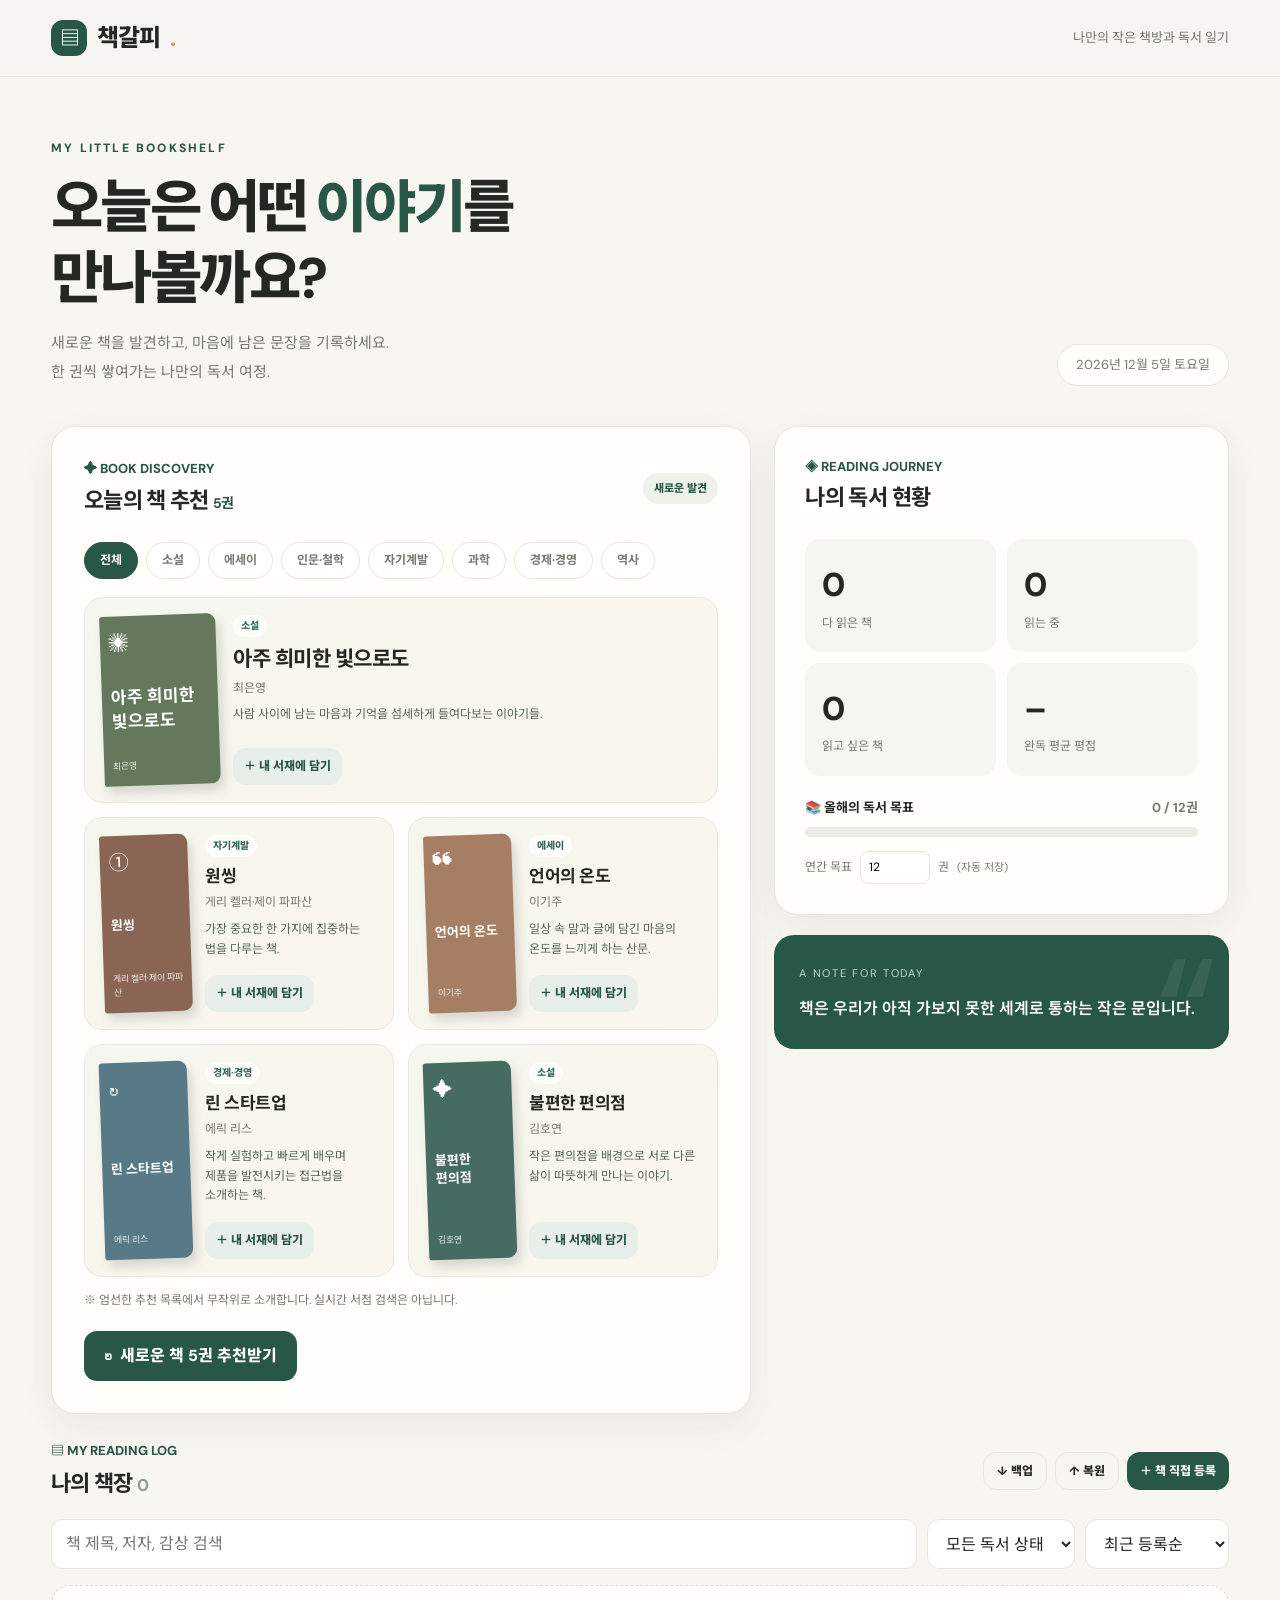
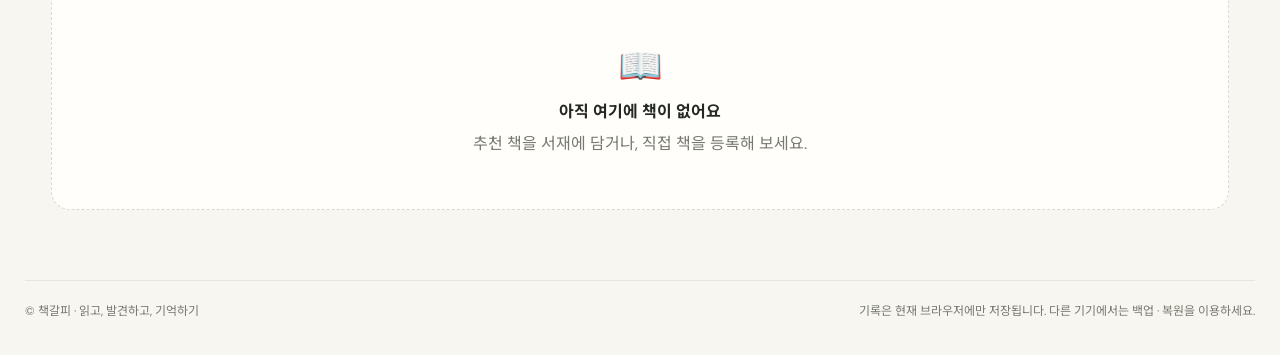
<file: 2.html>
<!DOCTYPE html>
<html lang="ko">
<head>
<meta charset="UTF-8"><meta name="viewport" content="width=device-width, initial-scale=1.0"><meta name="theme-color" content="#f8f6f1">
<title>책갈피 — 오늘의 책과 독서 기록</title>
<style>
@import url('https://fonts.googleapis.com/css2?family=DM+Sans:wght@400;500;600;700&family=Noto+Sans+KR:wght@400;500;600;700;800&display=swap');
:root{--bg:#f8f6f1;--surface:#fffefa;--ink:#252822;--muted:#777a70;--line:#e7e6dc;--green:#295747;--green2:#dfeae1;--gold:#d5a45e;--shadow:0 12px 38px rgba(40,51,38,.07)}*{box-sizing:border-box}html{scroll-behavior:smooth}body{margin:0;background:var(--bg);color:var(--ink);font-family:'DM Sans','Noto Sans KR',sans-serif;line-height:1.55}button,input,select,textarea{font:inherit}button{cursor:pointer}button:disabled{cursor:not-allowed;opacity:.45}.shell{max-width:1230px;padding:0 26px;margin:auto}.topbar{border-bottom:1px solid var(--line);background:rgba(248,246,241,.9)}.top-inner{display:flex;justify-content:space-between;align-items:center;min-height:76px;gap:12px}.brand{display:flex;align-items:center;gap:10px;font-size:24px;font-weight:800;letter-spacing:-1px}.brand-mark{width:36px;height:36px;border-radius:12px;background:var(--green);display:grid;place-items:center;color:white;font-size:20px}.top-note{color:var(--muted);font-size:13px}.hero{padding:62px 0 40px;display:flex;align-items:end;justify-content:space-between;gap:24px}.eyebrow{font-size:12px;color:var(--green);letter-spacing:2.2px;font-weight:800;text-transform:uppercase}.hero h1{font-size:clamp(32px,5.1vw,57px);line-height:1.26;margin:14px 0 14px;letter-spacing:-2.6px;font-weight:800}.hero h1 em{font-style:normal;color:var(--green)}.hero p{color:var(--muted);font-size:15px;margin:0;line-height:1.9}.datepill{background:var(--surface);border:1px solid var(--line);border-radius:100px;padding:10px 18px;color:var(--muted);font-size:13px;white-space:nowrap}.layout{display:grid;grid-template-columns:minmax(0,1.54fr) minmax(300px,1fr);gap:23px;align-items:start}.panel{background:var(--surface);border:1px solid var(--line);border-radius:24px;box-shadow:var(--shadow)}.recommend-panel{padding:32px}.section-top{display:flex;align-items:center;justify-content:space-between;gap:12px;margin-bottom:24px}.label{display:flex;align-items:center;gap:8px;font-size:13px;font-weight:800;color:var(--green)}.section-top h2,.records-head h2{font-size:22px;margin:5px 0 0;letter-spacing:-.7px}.pill{font-size:11px;background:#edf3e9;border-radius:100px;color:var(--green);padding:7px 11px;font-weight:800}.book-stage{background:linear-gradient(135deg,#e7eddf,#f4ede0 70%);border-radius:19px;min-height:300px;padding:28px;display:flex;gap:30px;align-items:center;position:relative;overflow:hidden}.book-stage:after{content:'✳';font-size:185px;color:rgba(255,255,255,.37);position:absolute;right:-27px;top:-84px;pointer-events:none}.book-cover{flex:0 0 165px;width:165px;height:231px;border-radius:5px 12px 12px 5px;background:var(--cover,#456456);box-shadow:8px 15px 23px #34463430,inset 5px 0 rgba(0,0,0,.1);transform:rotate(-5deg);display:flex;flex-direction:column;justify-content:space-between;padding:22px;color:white;position:relative;z-index:1;transition:transform .45s}.book-cover:before{content:'';position:absolute;left:8px;top:0;bottom:0;border-left:1px solid #ffffff35}.book-cover .cover-mark{font-size:32px;opacity:.8}.book-cover .cover-title{font-size:22px;word-break:keep-all;font-weight:800;line-height:1.33;letter-spacing:-1px}.book-cover .cover-author{font-size:10px;opacity:.82}.book-meta{z-index:1;min-width:0;flex:1}.genre{display:inline-block;color:#3a6957;background:#ffffffa8;border-radius:100px;padding:6px 10px;font-weight:800;font-size:11px}.book-meta h3{font-size:clamp(24px,3vw,35px);letter-spacing:-1.6px;line-height:1.35;margin:14px 0 5px;word-break:keep-all}.author{color:#637367;font-size:14px;margin:0 0 15px}.desc{font-size:14px;line-height:1.8;word-break:keep-all;color:#45564b;margin:0}.source-note{color:var(--muted);font-size:12px;margin:14px 0 0}.recommend-actions{display:flex;gap:10px;margin-top:21px;flex-wrap:wrap}.primary,.secondary,.quiet{border:0;border-radius:13px;padding:13px 20px;font-weight:800;display:inline-flex;align-items:center;justify-content:center;gap:7px;transition:.2s}.primary{background:var(--green);color:#fff}.primary:hover{background:#1b3d30;transform:translateY(-1px)}.secondary{background:#e8eee8;color:var(--green)}.secondary:hover{background:#d6e4d9}.quiet{background:transparent;border:1px solid var(--line);color:var(--ink)}.quiet:hover{background:#f5f5ee}.filter-row{display:flex;gap:8px;flex-wrap:wrap;margin:0 0 18px}.filter{border:1px solid var(--line);border-radius:100px;background:#fff;padding:8px 15px;font-size:12px;font-weight:700;color:var(--muted)}.filter.active{background:var(--green);border-color:var(--green);color:white}.stat-panel{padding:30px}.stat-head{margin-bottom:24px}.stat-head h2{margin:4px 0 0;font-size:22px;letter-spacing:-.6px}.stats{display:grid;grid-template-columns:1fr 1fr;gap:11px}.stat{background:#f5f6f0;border-radius:15px;padding:20px 17px}.stat .big{font-size:33px;font-weight:800;letter-spacing:-1.4px}.stat .small{font-size:12px;color:var(--muted);margin-top:3px}.goal{margin-top:22px}.goal-title{display:flex;justify-content:space-between;font-size:13px;font-weight:700;margin-bottom:9px}.goal-title span:last-child{color:var(--muted)}.progress{height:10px;background:#e9ede4;overflow:hidden;border-radius:20px}.progress>div{height:100%;background:#80a790;width:0;transition:width .4s}.goal-edit{display:flex;align-items:center;gap:8px;margin-top:14px;color:var(--muted);font-size:12px}.goal-edit input{width:70px;padding:6px 8px;border:1px solid var(--line);background:white;border-radius:8px}.quote{background:#295747;color:#fff;padding:25px;margin-top:20px;border-radius:20px;position:relative;overflow:hidden}.quote:after{content:'“';position:absolute;right:12px;top:-46px;font-size:170px;color:#ffffff14}.quote small{font-size:11px;letter-spacing:1.7px;color:#c1d9c7}.quote p{font-size:16px;font-weight:600;margin:11px 0 0;line-height:1.8;word-break:keep-all;position:relative}.records{margin:27px 0 70px}.records-head{display:flex;justify-content:space-between;align-items:center;flex-wrap:wrap;gap:13px;margin-bottom:18px}.toolbar{display:flex;gap:8px;flex-wrap:wrap}.toolbar button{font-size:12px;padding:9px 13px}.record-controls{display:flex;gap:10px;margin-bottom:16px;flex-wrap:wrap}.record-controls input,.record-controls select{padding:12px 14px;border-radius:12px;border:1px solid var(--line);background:#fff;color:var(--ink);outline:none}.record-controls input{flex:1;min-width:190px}.record-controls input:focus,.record-controls select:focus,.field input:focus,.field textarea:focus,.field select:focus{border-color:#72a289}.records-grid{display:grid;grid-template-columns:repeat(3,minmax(0,1fr));gap:14px}.record-card{background:var(--surface);border:1px solid var(--line);border-radius:19px;padding:21px;min-width:0;display:flex;flex-direction:column;gap:10px}.record-top{display:flex;justify-content:space-between;align-items:center;gap:10px}.status{font-size:11px;border-radius:30px;padding:5px 9px;background:#e1eee4;color:#2d6b4e;font-weight:800}.status.reading{background:#fff0d7;color:#9f6c20}.status.wish{background:#e7eaf7;color:#666da5}.record-card h3{margin:0;font-size:19px;line-height:1.5;letter-spacing:-.5px;word-break:keep-all}.record-card .sub{font-size:12px;color:var(--muted);margin:0}.record-card .memo{color:#5c615a;font-size:13px;line-height:1.7;margin:0;word-break:break-word;white-space:pre-wrap;display:-webkit-box;-webkit-line-clamp:3;-webkit-box-orient:vertical;overflow:hidden}.record-footer{display:flex;align-items:center;justify-content:space-between;gap:8px;margin-top:auto;padding-top:13px;border-top:1px solid var(--line)}.record-footer time{color:var(--muted);font-size:11px}.record-footer button{background:none;border:0;color:var(--green);font-weight:800;font-size:12px}.star{color:#d6a34e;letter-spacing:1px}.empty{grid-column:1/-1;text-align:center;border:1px dashed #d7dace;border-radius:19px;padding:52px 20px;color:var(--muted);background:#fffefa}.empty .emoji{font-size:36px;margin-bottom:6px}.empty strong{display:block;color:var(--ink);font-size:16px;margin-bottom:7px}.footer{border-top:1px solid var(--line);padding:21px 0 35px;color:var(--muted);font-size:12px;display:flex;justify-content:space-between;gap:12px;flex-wrap:wrap}.modal-backdrop{position:fixed;inset:0;background:#18271fc2;z-index:20;display:grid;place-items:center;padding:15px}.modal{background:var(--surface);border-radius:23px;width:min(100%,550px);max-height:93vh;overflow:auto;padding:28px;box-shadow:0 20px 80px #0004}.modal-head{display:flex;justify-content:space-between;align-items:center;gap:10px;margin-bottom:20px}.modal-head h2{margin:0;font-size:22px}.close{border:0;background:#f0f1ec;border-radius:50%;width:37px;height:37px;font-size:22px}.field{margin-bottom:16px}.field label{display:block;font-size:13px;font-weight:800;margin-bottom:7px}.field input,.field select,.field textarea{width:100%;border:1px solid var(--line);background:#fff;border-radius:11px;padding:11px 13px;outline:0;color:var(--ink)}.field textarea{min-height:95px;resize:vertical}.field-row{display:grid;grid-template-columns:1fr 1fr;gap:12px}.form-actions{display:flex;justify-content:space-between;gap:12px;margin-top:21px;flex-wrap:wrap}.form-actions .right{display:flex;gap:9px;margin-left:auto}.toast{position:fixed;bottom:24px;left:50%;transform:translate(-50%,20px);background:#273f32;color:#fff;padding:12px 18px;border-radius:12px;font-size:13px;box-shadow:0 9px 25px #0003;z-index:40;opacity:0;pointer-events:none;transition:.25s}.toast.show{opacity:1;transform:translate(-50%,0)}.hidden{display:none!important}.pop{animation:pop .35s ease}@keyframes pop{from{opacity:.3;transform:scale(.97)}to{opacity:1;transform:scale(1)}}@media(max-width:950px){.layout{grid-template-columns:1fr}.stats{grid-template-columns:repeat(4,1fr)}.quote{margin-top:17px}.records-grid{grid-template-columns:repeat(2,minmax(0,1fr))}}@media(max-width:620px){.shell{padding:0 16px}.top-inner{min-height:66px}.brand{font-size:21px}.top-note{display:none}.hero{padding:39px 0 27px;align-items:start;flex-direction:column;gap:18px}.hero h1{letter-spacing:-1.9px}.datepill{font-size:12px}.recommend-panel,.stat-panel{padding:19px}.book-stage{flex-direction:column;align-items:center;text-align:center;padding:28px 21px;gap:22px}.book-cover{width:146px;height:200px;flex-basis:200px;align-self:center}.book-meta h3{font-size:27px}.book-stage:after{font-size:140px}.recommend-actions>*{flex:1}.stats{grid-template-columns:1fr 1fr}.records-grid{grid-template-columns:1fr}.record-controls select{flex:1}.field-row{grid-template-columns:1fr}.modal{padding:20px}.footer{font-size:11px}}@media(prefers-reduced-motion:reduce){*,*:before,*:after{animation-duration:.01ms!important;transition-duration:.01ms!important;scroll-behavior:auto!important}}

.recommended-grid{display:grid;grid-template-columns:repeat(2,minmax(0,1fr));gap:14px}.recommend-card{border:1px solid #e5e8dc;border-radius:18px;padding:17px;background:linear-gradient(140deg,#f5f7ee,#faf6ed);display:flex;gap:15px;min-width:0;animation:pop .3s ease both}.recommend-card:first-child{grid-column:1/-1}.mini-cover{background:var(--cover);flex:0 0 88px;width:88px;min-height:132px;border-radius:3px 9px 9px 3px;box-shadow:4px 7px 11px #0002;color:white;padding:12px 9px;display:flex;flex-direction:column;justify-content:space-between;gap:10px;transform:rotate(-2deg)}.mini-cover strong{font-size:13px;line-height:1.4;word-break:keep-all}.mini-cover span{font-size:20px}.mini-cover small{font-size:9px;opacity:.85}.rec-detail{min-width:0;flex:1;display:flex;flex-direction:column;align-items:flex-start;gap:5px}.rec-detail .genre{padding:3px 8px;font-size:10px}.rec-detail h3{font-size:17px;line-height:1.4;letter-spacing:-.5px;margin:3px 0 0;word-break:keep-all}.rec-detail .rec-author{font-size:12px;color:var(--muted);margin:0}.rec-detail .rec-desc{font-size:12px;color:#58655b;line-height:1.65;margin:3px 0 11px;word-break:keep-all}.rec-detail button{margin-top:auto;font-size:12px;padding:9px 11px;min-height:36px}.recommend-card:first-child .mini-cover{width:116px;flex-basis:116px;min-height:170px}.recommend-card:first-child .mini-cover strong{font-size:17px}.recommend-card:first-child .rec-detail h3{font-size:21px}@media(max-width:650px){.recommended-grid{grid-template-columns:1fr}.recommend-card:first-child{grid-column:auto}.recommend-panel{padding:20px}.recommend-card{padding:14px}.recommend-card:first-child .mini-cover{flex-basis:88px;width:88px;min-height:132px}.recommend-card:first-child .rec-detail h3{font-size:17px}}
</style>
</head>
<body>
<header class="topbar"><div class="shell top-inner"><div class="brand"><span class="brand-mark">▤</span> 책갈피<span style="color:#c8a069">.</span></div><div class="top-note">나만의 작은 책방과 독서 일기</div></div></header>
<main class="shell">
<section class="hero"><div><div class="eyebrow">MY LITTLE BOOKSHELF</div><h1>오늘은 어떤 <em>이야기</em>를<br>만나볼까요?</h1><p>새로운 책을 발견하고, 마음에 남은 문장을 기록하세요.<br>한 권씩 쌓여가는 나만의 독서 여정.</p></div><div class="datepill" id="today"></div></section>
<div class="layout"><section class="panel recommend-panel" aria-labelledby="recTitle"><div class="section-top"><div><div class="label">✦ BOOK DISCOVERY</div><h2 id="recTitle">오늘의 책 추천 <span style="color:var(--green);font-size:14px">5권</span></h2></div><span class="pill">새로운 발견</span></div><div class="filter-row" id="genreFilters" aria-label="추천 장르 선택"></div><div class="recommended-grid" id="recommendedGrid" aria-live="polite"></div><p class="source-note">※ 엄선한 추천 목록에서 무작위로 소개합니다. 실시간 서점 검색은 아닙니다.</p><div class="recommend-actions"><button type="button" class="primary" id="shuffleBtn">↻ &nbsp;새로운 책 5권 추천받기</button></div></section>
<aside><section class="panel stat-panel"><div class="stat-head"><div class="label">◈ READING JOURNEY</div><h2>나의 독서 현황</h2></div><div class="stats"><div class="stat"><div class="big" id="readCount">0</div><div class="small">다 읽은 책</div></div><div class="stat"><div class="big" id="readingCount">0</div><div class="small">읽는 중</div></div><div class="stat"><div class="big" id="wishCount">0</div><div class="small">읽고 싶은 책</div></div><div class="stat"><div class="big" id="avgRating">–</div><div class="small">완독 평균 평점</div></div></div><div class="goal"><div class="goal-title"><span>📚 올해의 독서 목표</span><span id="goalText">0 / 12권</span></div><div class="progress"><div id="goalBar"></div></div><label class="goal-edit">연간 목표 <input id="goalInput" type="number" min="1" max="999" value="12" aria-label="연간 독서 목표 권수"> 권 <span style="font-size:11px">(자동 저장)</span></label></div></section><div class="quote"><small>A NOTE FOR TODAY</small><p>책은 우리가 아직 가보지 못한 세계로 통하는 작은 문입니다.</p></div></aside></div>
<section class="records" aria-labelledby="recordsTitle"><div class="records-head"><div><div class="label">▤ MY READING LOG</div><h2 id="recordsTitle">나의 책장 <span id="totalCount" style="color:#8ca092;font-size:17px">0</span></h2></div><div class="toolbar"><button class="quiet" id="exportBtn" title="독서 기록을 JSON 파일로 백업">↓ 백업</button><button class="quiet" id="importBtn" title="백업한 JSON 파일 불러오기">↑ 복원</button><button class="primary" id="addBtn">＋ 책 직접 등록</button><input id="importFile" type="file" accept="application/json,.json" class="hidden"></div></div><div class="record-controls"><input type="search" id="searchInput" placeholder="책 제목, 저자, 감상 검색" aria-label="내 책장 검색"><select id="statusFilter" aria-label="독서 상태 필터"><option value="all">모든 독서 상태</option><option value="done">다 읽었어요</option><option value="reading">읽는 중이에요</option><option value="wish">읽고 싶어요</option></select><select id="sortOrder" aria-label="정렬 방식"><option value="new">최근 등록순</option><option value="old">오래된 등록순</option><option value="title">제목 가나다순</option><option value="rating">평점 높은 순</option></select></div><div class="records-grid" id="recordsGrid"></div></section>
</main><footer class="shell footer"><span>© 책갈피 · 읽고, 발견하고, 기억하기</span><span>기록은 현재 브라우저에만 저장됩니다. 다른 기기에서는 백업 · 복원을 이용하세요.</span></footer>
<div class="modal-backdrop hidden" id="modalBackdrop"><div class="modal" role="dialog" aria-modal="true" aria-labelledby="modalTitle"><div class="modal-head"><h2 id="modalTitle">독서 기록하기</h2><button class="close" type="button" id="closeModal" aria-label="닫기">×</button></div><form id="bookForm"><input type="hidden" id="editId"><div class="field"><label for="inputTitle">책 제목 *</label><input id="inputTitle" required maxlength="150" placeholder="책 제목을 입력하세요"></div><div class="field"><label for="inputAuthor">저자</label><input id="inputAuthor" maxlength="100" placeholder="저자 이름"></div><div class="field-row"><div class="field"><label for="inputGenre">장르</label><select id="inputGenre"><option>소설</option><option>에세이</option><option>인문·철학</option><option>자기계발</option><option>과학</option><option>경제·경영</option><option>역사</option><option>기타</option></select></div><div class="field"><label for="inputStatus">독서 상태</label><select id="inputStatus"><option value="wish">읽고 싶어요</option><option value="reading">읽는 중이에요</option><option value="done">다 읽었어요</option></select></div></div><div class="field-row"><div class="field"><label for="inputDate">읽은 날짜 / 기록 날짜</label><input type="date" id="inputDate"></div><div class="field"><label for="inputRating">평점</label><select id="inputRating"><option value="0">평점 없음</option><option value="5">★★★★★ (5점)</option><option value="4">★★★★☆ (4점)</option><option value="3">★★★☆☆ (3점)</option><option value="2">★★☆☆☆ (2점)</option><option value="1">★☆☆☆☆ (1점)</option></select></div></div><div class="field"><label for="inputMemo">한 줄 감상 / 기억하고 싶은 문장</label><textarea id="inputMemo" maxlength="3000" placeholder="책에서 기억하고 싶은 생각이나 느낌을 남겨보세요."></textarea></div><div class="form-actions"><button type="button" class="quiet hidden" id="deleteBtn" style="color:#aa493b">기록 삭제</button><div class="right"><button type="button" class="quiet" id="cancelBtn">취소</button><button type="submit" class="primary">기록 저장하기</button></div></div></form></div></div><div class="toast" id="toast" role="status" aria-live="polite"></div>
<script>
(()=>{'use strict';
const CATALOG=[
['불편한 편의점','김호연','소설','작은 편의점을 배경으로 서로 다른 삶이 따뜻하게 만나는 이야기.','#466c61','✦'],
['아몬드','손원평','소설','감정을 느끼는 일이 서툰 소년이 세상과 관계 맺는 법을 배워가는 성장 소설.','#805a51','◈'],
['달러구트 꿈 백화점','이미예','소설','잠든 손님에게 꿈을 파는 신비로운 백화점으로 떠나는 상상 여행.','#6d6792','☾'],
['모순','양귀자','소설','서로 모순되는 삶과 사랑 사이에서 자신만의 답을 찾아가는 이야기.','#875b69','❧'],
['작별인사','김영하','소설','인간과 존재의 경계에서 나다운 삶이 무엇인지 질문하는 소설.','#4d6c79','◇'],
['파친코','이민진','소설','여러 세대에 걸친 가족의 선택과 생존을 따라가는 장대한 이야기.','#727b51','✳'],
['어린 왕자','앙투안 드 생텍쥐페리','소설','사랑과 우정, 진정으로 소중한 것에 대해 다시 생각하게 하는 이야기.','#557e91','✧'],
['데미안','헤르만 헤세','소설','자신만의 세계를 찾아가는 한 청년의 내면 성장 이야기.','#775d4e','☼'],
['나미야 잡화점의 기적','히가시노 게이고','소설','과거와 현재를 잇는 편지 속에서 작은 선택이 만드는 기적을 만나는 소설.','#627486','✉'],
['아주 희미한 빛으로도','최은영','소설','사람 사이에 남는 마음과 기억을 섬세하게 들여다보는 이야기들.','#64795c','✺'],
['여행의 이유','김영하','에세이','여행이 우리 삶을 어떻게 바꾸고 넓히는지 사유하는 에세이.','#697e89','↗'],
['나는 나로 살기로 했다','김수현','에세이','타인의 기대에서 벗어나 자기 모습으로 살아갈 용기를 건네는 책.','#9a6d74','♡'],
['어른의 행복은 조용하다','태수','에세이','일상의 평범한 순간에 숨어 있는 평온과 행복을 돌아보는 글.','#7d8161','☘'],
['언어의 온도','이기주','에세이','일상 속 말과 글에 담긴 마음의 온도를 느끼게 하는 산문.','#a67e63','❝'],
['보통의 언어들','김이나','에세이','우리가 쉽게 지나치는 감정과 관계를 언어로 다시 들여다보는 책.','#7c718c','❀'],
['죽음의 수용소에서','빅터 프랭클','인문·철학','극한의 상황 속에서도 삶의 의미를 찾는 인간의 힘을 생각하게 하는 기록.','#636c69','☼'],
['사피엔스','유발 하라리','인문·철학','인류의 탄생부터 현대 사회까지 인간의 역사를 큰 시야로 살펴보는 책.','#86725f','◎'],
['자유론','존 스튜어트 밀','인문·철학','개인의 자유와 사회의 역할을 깊이 있게 생각하게 하는 고전.','#4e6a78','⚖'],
['정의란 무엇인가','마이클 샌델','인문·철학','일상의 선택을 통해 정의와 도덕의 질문을 풀어가는 철학 입문서.','#646b93','◈'],
['철학은 어떻게 삶의 무기가 되는가','야마구치 슈','인문·철학','철학의 여러 생각을 현실의 문제 해결과 연결하는 교양서.','#4d7063','✥'],
['아주 작은 습관의 힘','제임스 클리어','자기계발','사소한 행동의 반복이 어떻게 큰 변화를 만드는지 알려주는 책.','#9a775c','✳'],
['역행자','자청','자기계발','익숙한 사고와 행동을 점검하고 삶의 방향을 바꾸는 방법을 제안하는 책.','#536e81','↗'],
['몰입','황농문','자기계발','깊은 집중을 통해 생각하고 문제를 해결하는 경험을 탐구하는 책.','#5c7b72','◎'],
['원씽','게리 켈러·제이 파파산','자기계발','가장 중요한 한 가지에 집중하는 법을 다루는 책.','#8a6553','①'],
['그릿','앤절라 더크워스','자기계발','목표를 향한 열정과 끈기가 성취에 미치는 힘을 살펴보는 책.','#6d7494','★'],
['코스모스','칼 세이건','과학','우주의 광활함과 그 속에서 인간이 차지하는 자리를 탐험하는 과학 고전.','#455d87','✶'],
['이기적 유전자','리처드 도킨스','과학','진화를 유전자 관점에서 설명하며 생명의 작동 방식을 질문하는 책.','#667d66','⌁'],
['물고기는 존재하지 않는다','룰루 밀러','과학','과학과 개인적 서사를 오가며 질서와 혼돈을 탐색하는 논픽션.','#4d8492','≈'],
['시간의 역사','스티븐 호킹','과학','우주와 시간, 블랙홀의 신비에 다가가는 현대 물리학 이야기.','#666083','◉'],
['팩트풀니스','한스 로슬링 외','과학','통계와 데이터로 세상을 더 정확하게 바라보는 방법을 알려주는 책.','#578078','▦'],
['돈의 심리학','모건 하우절','경제·경영','돈을 대하는 선택과 태도를 인간 심리의 관점에서 풀어낸 책.','#857752','◇'],
['부의 추월차선','엠제이 드마코','경제·경영','돈과 시간, 경제적 자유의 관계를 새로운 관점에서 제시하는 책.','#60776b','➚'],
['넛지','리처드 탈러·캐스 선스타인','경제·경영','일상적인 선택의 환경이 사람의 행동에 주는 영향을 설명하는 책.','#79708b','☞'],
['린 스타트업','에릭 리스','경제·경영','작게 실험하고 빠르게 배우며 제품을 발전시키는 접근법을 소개하는 책.','#587a87','↻'],
['총, 균, 쇠','재레드 다이아몬드','역사','문명 간 차이가 형성된 역사적·환경적 배경을 탐색하는 책.','#7f6d59','⌘'],
['역사의 쓸모','최태성','역사','지난 시대의 사건과 인물에서 오늘의 삶에 필요한 통찰을 찾는 책.','#736950','⌛'],
['거꾸로 읽는 세계사','유시민','역사','세계사의 중요한 사건들을 다른 각도에서 살펴보는 책.','#59716c','◷'],
['시민의 한국사 1','한국역사연구회','역사','고대부터 조선 전기까지 한국사의 흐름을 폭넓게 읽는 교양 역사서.','#766e84','▤']
].map((r,i)=>({id:'catalog-'+i,title:r[0],author:r[1],genre:r[2],desc:r[3],color:r[4],symbol:r[5]}));
const KEY='booknook.records.v1',GOAL='booknook.goal.v1',HISTORY='booknook.history.v1';
const $=id=>document.getElementById(id); const safeRead=(key,fallback)=>{try{const v=JSON.parse(localStorage.getItem(key));return v??fallback}catch{return fallback}};
let records=safeRead(KEY,[]);if(!Array.isArray(records))records=[];records=records.filter(x=>x&&typeof x==='object'&&typeof x.title==='string');
let history=safeRead(HISTORY,[]);if(!Array.isArray(history))history=[];
let genre='전체', currentBatch=[], lastFocus=null;
const genres=['전체','소설','에세이','인문·철학','자기계발','과학','경제·경영','역사'];
const text=(id,value)=>$(id).textContent=value;const nowLocal=()=>{const d=new Date(),tz=d.getTimezoneOffset();return new Date(d.getTime()-tz*60000).toISOString().slice(0,10)};
const uid=()=>typeof crypto!=='undefined'&&crypto.randomUUID?crypto.randomUUID():'b-'+Date.now()+'-'+Math.random().toString(36).slice(2);
function toast(msg){const el=$('toast');el.textContent=msg;el.classList.add('show');clearTimeout(toast.timer);toast.timer=setTimeout(()=>el.classList.remove('show'),2600)}
function persist(){try{localStorage.setItem(KEY,JSON.stringify(records));return true}catch{toast('저장 공간을 사용할 수 없습니다. 백업 기능을 이용해 주세요.');return false}}
function renderGenres(){$('genreFilters').replaceChildren();for(const g of genres){const b=document.createElement('button');b.className='filter'+(genre===g?' active':'');b.textContent=g;b.type='button';b.setAttribute('aria-pressed',genre===g);b.addEventListener('click',()=>{genre=g;renderGenres();recommend()});$('genreFilters').append(b)}}
function isSaved(book){return records.some(r=>r.catalogId===book.id||r.title.trim()===book.title&&r.author.trim()===book.author)}
function updateRecommendationButtons(){document.querySelectorAll('[data-book-id]').forEach(btn=>{const book=CATALOG.find(b=>b.id===btn.dataset.bookId);if(book)btn.textContent=isSaved(book)?'✓ 서재에 있는 책 · 수정':'＋ 내 서재에 담기'})}
function recommend(){const pool=CATALOG.filter(b=>genre==='전체'||b.genre===genre);if(!pool.length)return;
const count=Math.min(5,pool.length),previous=new Set(currentBatch.map(b=>b.id));let recent=new Set(history.filter(id=>pool.some(b=>b.id===id)));let available=pool.filter(b=>!recent.has(b.id)&&!previous.has(b.id));
if(available.length<count){recent=new Set();available=pool.filter(b=>!previous.has(b.id));history=[]}
if(available.length<count){available=pool.slice()}
for(let i=available.length-1;i>0;i--){const j=Math.floor(Math.random()*(i+1));[available[i],available[j]]=[available[j],available[i]]}
currentBatch=available.slice(0,count);history.push(...currentBatch.map(b=>b.id));history=history.slice(-CATALOG.length);try{localStorage.setItem(HISTORY,JSON.stringify(history))}catch{}
const grid=$('recommendedGrid');grid.replaceChildren();for(const [i,book] of currentBatch.entries()){
const card=document.createElement('article');card.className='recommend-card';card.style.animationDelay=(i*55)+'ms';
const cover=document.createElement('div');cover.className='mini-cover';cover.style.setProperty('--cover',book.color);
const symbol=document.createElement('span');symbol.textContent=book.symbol;const title=document.createElement('strong');title.textContent=book.title;const coverAuthor=document.createElement('small');coverAuthor.textContent=book.author;cover.append(symbol,title,coverAuthor);
const info=document.createElement('div');info.className='rec-detail';const g=document.createElement('span');g.className='genre';g.textContent=book.genre;const h=document.createElement('h3');h.textContent=book.title;const author=document.createElement('p');author.className='rec-author';author.textContent=book.author;const desc=document.createElement('p');desc.className='rec-desc';desc.textContent=book.desc;
const btn=document.createElement('button');btn.type='button';btn.className='secondary';btn.dataset.bookId=book.id;btn.textContent=isSaved(book)?'✓ 서재에 있는 책 · 수정':'＋ 내 서재에 담기';btn.addEventListener('click',()=>{const existing=records.find(r=>r.catalogId===book.id||r.title===book.title&&r.author===book.author);openModal(existing||{title:book.title,author:book.author,genre:book.genre,status:'wish',catalogId:book.id})});
info.append(g,h,author,desc,btn);card.append(cover,info);grid.append(card)}
}
const statusNames={done:'다 읽었어요',reading:'읽는 중이에요',wish:'읽고 싶어요'};
function renderStats(){const year=nowLocal().slice(0,4);let done=records.filter(r=>r.status==='done'),completedThisYear=done.filter(r=>(r.date||'').startsWith(year)).length;const rated=done.filter(r=>r.rating>0);text('readCount',done.length);text('readingCount',records.filter(r=>r.status==='reading').length);text('wishCount',records.filter(r=>r.status==='wish').length);text('avgRating',rated.length?(rated.reduce((s,r)=>s+r.rating,0)/rated.length).toFixed(1):'–');text('totalCount',records.length);const goal=Number($('goalInput').value)||12;text('goalText',completedThisYear+' / '+goal+'권');$('goalBar').style.width=Math.min(100,completedThisYear/goal*100)+'%'}
function renderRecords(){const q=$('searchInput').value.trim().toLocaleLowerCase(),status=$('statusFilter').value,order=$('sortOrder').value;let filtered=records.filter(r=>(status==='all'||r.status===status)&&[r.title,r.author,r.memo].some(v=>String(v||'').toLocaleLowerCase().includes(q)));filtered.sort((a,b)=>order==='old'?(a.created||0)-(b.created||0):order==='title'?a.title.localeCompare(b.title,'ko'):order==='rating'?(b.rating||0)-(a.rating||0): (b.created||0)-(a.created||0));$('recordsGrid').replaceChildren();if(!filtered.length){const e=document.createElement('div');e.className='empty';e.innerHTML='<div class="emoji">📖</div><strong>아직 여기에 책이 없어요</strong><span>추천 책을 서재에 담거나, 직접 책을 등록해 보세요.</span>';$('recordsGrid').append(e);return}for(const r of filtered){const card=document.createElement('article');card.className='record-card';const top=document.createElement('div');top.className='record-top';const badge=document.createElement('span');badge.className='status '+(r.status==='reading'?'reading':r.status==='wish'?'wish':'');badge.textContent=statusNames[r.status]||statusNames.wish;top.append(badge);if(r.rating){const stars=document.createElement('span');stars.className='star';stars.setAttribute('aria-label',r.rating+'점');stars.textContent='★'.repeat(Math.min(5,r.rating))+'☆'.repeat(Math.max(0,5-r.rating));top.append(stars)}card.append(top);const h=document.createElement('h3');h.textContent=r.title;card.append(h);const sub=document.createElement('p');sub.className='sub';sub.textContent=(r.author||'저자 미입력')+' · '+(r.genre||'기타');card.append(sub);if(r.memo){const memo=document.createElement('p');memo.className='memo';memo.textContent='“'+r.memo+'”';card.append(memo)}const foot=document.createElement('div');foot.className='record-footer';const time=document.createElement('time');time.textContent=r.date||'날짜 미입력';if(r.date)time.dateTime=r.date;const edit=document.createElement('button');edit.textContent='수정하기 ↗';edit.type='button';edit.addEventListener('click',()=>openModal(r));foot.append(time,edit);card.append(foot);$('recordsGrid').append(card)}}
function refresh(){renderStats();renderRecords()}
function openModal(r){lastFocus=document.activeElement;const item=r||{};$('bookForm').reset();$('editId').value=item.id||'';$('inputTitle').value=item.title||'';$('inputAuthor').value=item.author||'';$('inputGenre').value=genres.includes(item.genre)?item.genre:'기타';$('inputStatus').value=item.status||'wish';$('inputDate').value=item.date||nowLocal();$('inputRating').value=String(item.rating||0);$('inputMemo').value=item.memo||'';text('modalTitle',r?'독서 기록 수정하기':'새로운 책 기록하기');$('deleteBtn').classList.toggle('hidden',!r);$('modalBackdrop').classList.remove('hidden');document.body.style.overflow='hidden';$('inputTitle').focus()}
function closeModal(){$('modalBackdrop').classList.add('hidden');document.body.style.overflow='';lastFocus?.focus?.()}
$('bookForm').addEventListener('submit',e=>{e.preventDefault();const title=$('inputTitle').value.trim();if(!title){toast('책 제목을 입력해 주세요.');return}const id=$('editId').value,previous=records.find(x=>x.id===id);const matching=CATALOG.find(x=>x.title===title&&x.author===$('inputAuthor').value.trim());const next={id:id||uid(),title,author:$('inputAuthor').value.trim(),genre:$('inputGenre').value,status:$('inputStatus').value,date:$('inputDate').value,rating:Number($('inputRating').value)||0,memo:$('inputMemo').value.trim(),created:previous?.created||Date.now(),catalogId:previous?.catalogId||matching?.id||null};if(previous){records=records.map(x=>x.id===id?next:x)}else{records.unshift(next)}persist();closeModal();refresh();updateRecommendationButtons();toast(previous?'독서 기록을 수정했어요.':'책을 내 서재에 담았어요!')});
$('deleteBtn').addEventListener('click',()=>{const id=$('editId').value;if(!id||!confirm('이 독서 기록을 삭제할까요?'))return;records=records.filter(x=>x.id!==id);persist();closeModal();refresh();updateRecommendationButtons();toast('독서 기록을 삭제했어요.')});
$('shuffleBtn').addEventListener('click',recommend);$('addBtn').addEventListener('click',()=>openModal());$('closeModal').addEventListener('click',closeModal);$('cancelBtn').addEventListener('click',closeModal);$('modalBackdrop').addEventListener('click',e=>{if(e.target===$('modalBackdrop'))closeModal()});document.addEventListener('keydown',e=>{if(e.key==='Escape'&&!$('modalBackdrop').classList.contains('hidden'))closeModal();if(e.key==='Tab'&&!$('modalBackdrop').classList.contains('hidden')){const focusable=[...$('modalBackdrop').querySelectorAll('button:not(:disabled),input:not([type=hidden]),select,textarea')].filter(x=>x.offsetParent!==null);if(!focusable.length)return;const first=focusable[0],last=focusable[focusable.length-1];if(e.shiftKey&&document.activeElement===first){e.preventDefault();last.focus()}else if(!e.shiftKey&&document.activeElement===last){e.preventDefault();first.focus()}}});
for(const id of ['searchInput','statusFilter','sortOrder'])$(id).addEventListener(id==='searchInput'?'input':'change',renderRecords);
const savedGoal=Number(safeRead(GOAL,12));$('goalInput').value=Number.isInteger(savedGoal)&&savedGoal>0&&savedGoal<=999?savedGoal:12;$('goalInput').addEventListener('change',()=>{const n=Math.max(1,Math.min(999,Math.round(Number($('goalInput').value)||12)));$('goalInput').value=n;try{localStorage.setItem(GOAL,JSON.stringify(n))}catch{}renderStats()});
$('exportBtn').addEventListener('click',()=>{const data={app:'booknook',version:1,exportedAt:new Date().toISOString(),goal:Number($('goalInput').value),records};const blob=new Blob([JSON.stringify(data,null,2)],{type:'application/json'});const url=URL.createObjectURL(blob);const a=document.createElement('a');a.href=url;a.download='책갈피_독서기록_'+nowLocal()+'.json';document.body.append(a);a.click();a.remove();setTimeout(()=>URL.revokeObjectURL(url),1000);toast('독서 기록 백업 파일을 저장했어요.')});
$('importBtn').addEventListener('click',()=>$('importFile').click());$('importFile').addEventListener('change',async e=>{const file=e.target.files?.[0];if(!file)return;try{if(file.size>5*1024*1024)throw Error('5MB 이하 파일만 불러올 수 있어요.');const data=JSON.parse(await file.text());if(data.app!=='booknook'||!Array.isArray(data.records)||data.records.length>10000)throw Error('책갈피 백업 파일이 아닙니다.');const cleaned=data.records.filter(x=>x&&typeof x.title==='string'&&x.title.trim()&&x.title.length<=150).map(x=>({id:typeof x.id==='string'?x.id:uid(),title:x.title.slice(0,150),author:String(x.author||'').slice(0,100),genre:String(x.genre||'기타').slice(0,40),status:['done','reading','wish'].includes(x.status)?x.status:'wish',date:/^\d{4}-\d{2}-\d{2}$/.test(x.date||'')?x.date:'',rating:[0,1,2,3,4,5].includes(Number(x.rating))?Number(x.rating):0,memo:String(x.memo||'').slice(0,3000),created:Number.isFinite(Number(x.created))?Number(x.created):Date.now(),catalogId:typeof x.catalogId==='string'?x.catalogId:null}));if(!confirm('현재 기록 '+records.length+'권을 백업 파일의 '+cleaned.length+'권으로 교체할까요? 기존 기록은 덮어씌워집니다.'))return;records=cleaned;if(Number.isInteger(data.goal)&&data.goal>0&&data.goal<=999){$('goalInput').value=data.goal;localStorage.setItem(GOAL,JSON.stringify(data.goal))}persist();refresh();toast(cleaned.length+'권의 기록을 복원했어요.')}catch(err){toast(err.message||'파일을 읽을 수 없습니다.')}finally{e.target.value=''}});
const d=new Date();text('today',new Intl.DateTimeFormat('ko-KR',{year:'numeric',month:'long',day:'numeric',weekday:'long'}).format(d));renderGenres();recommend();refresh();
})();
</script>
</body></html>
</file>
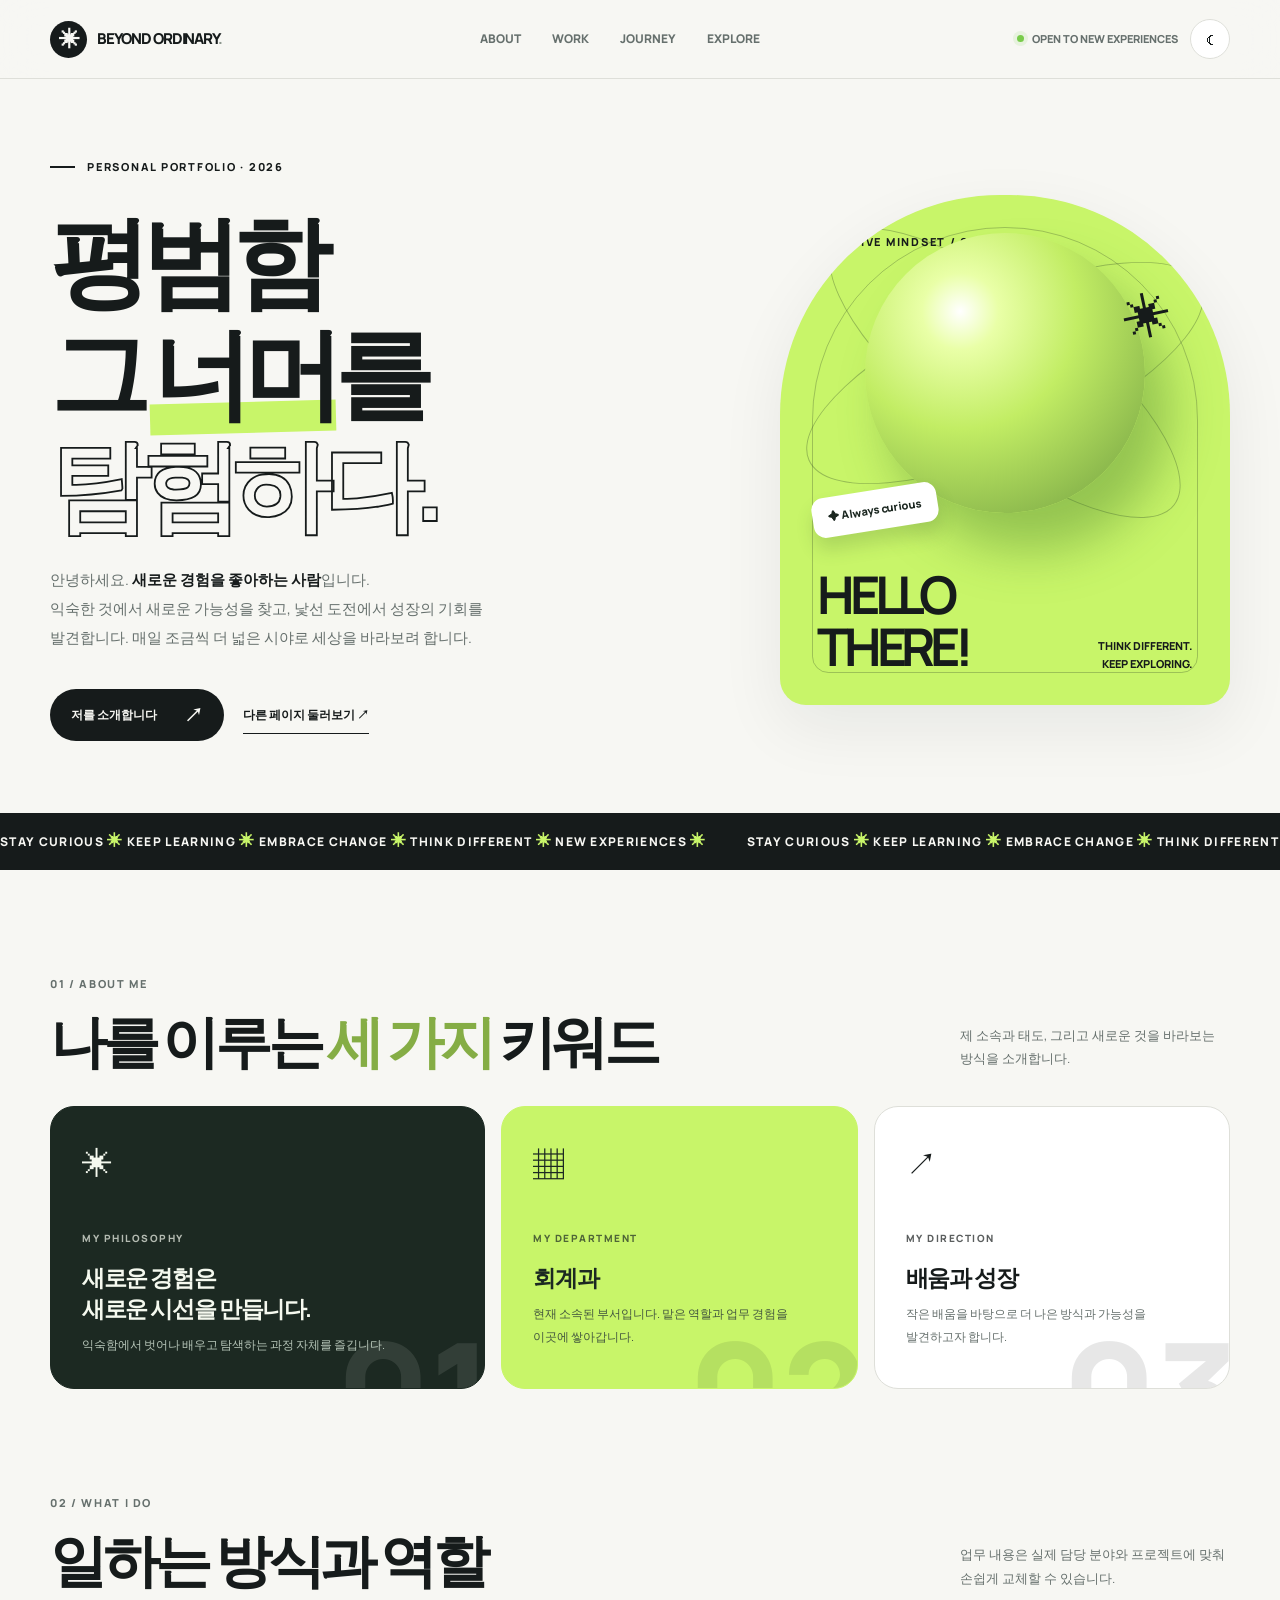
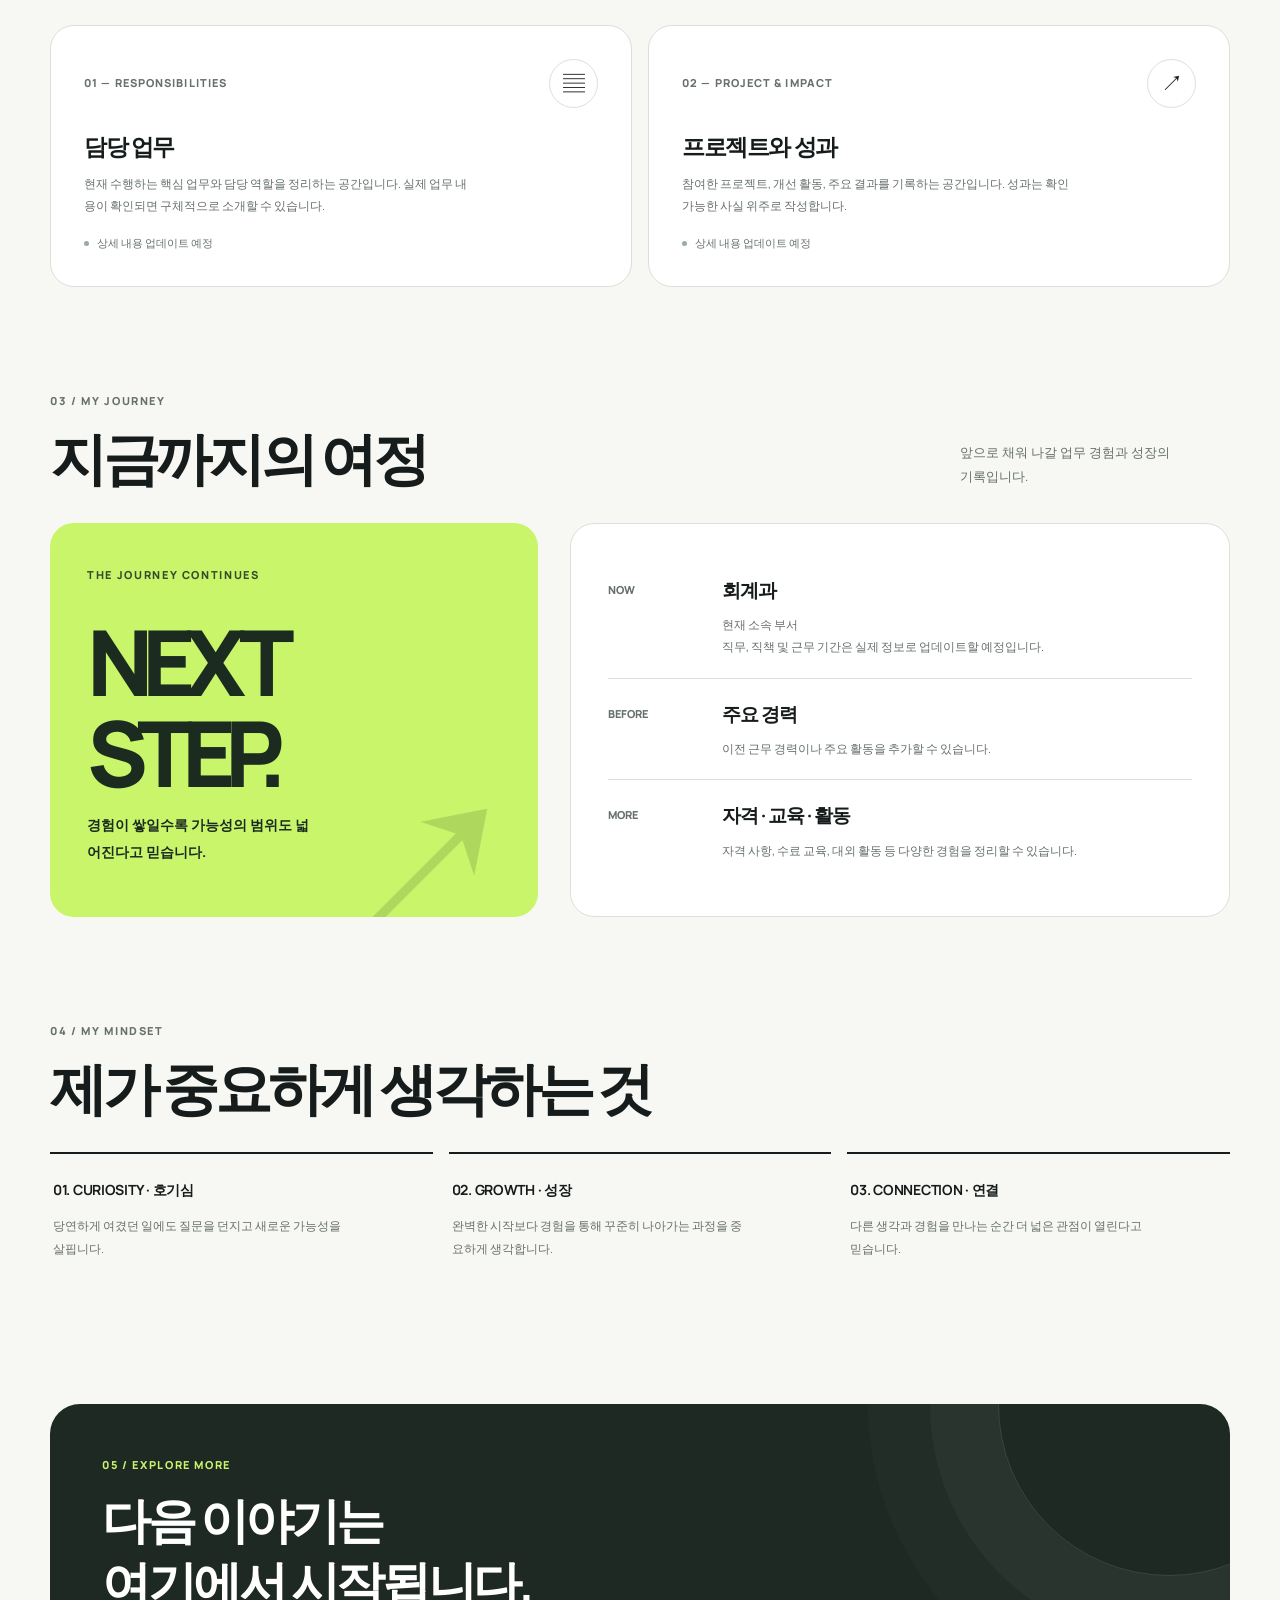
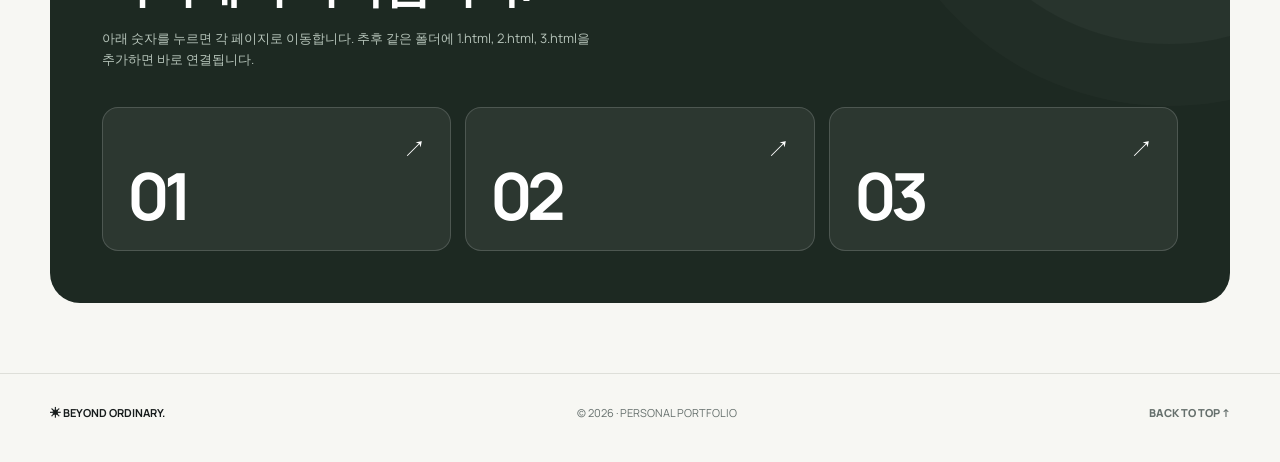
<file: index (3).html>
<!doctype html>
<html lang="ko">
<head>
<meta charset="utf-8"><meta name="viewport" content="width=device-width, initial-scale=1"><meta name="theme-color" content="#f7f7f3">
<meta name="description" content="새로운 경험을 좋아하는 사람 — 회계과 소속 개인 포트폴리오">
<title>Beyond Ordinary — Personal Portfolio</title>
<style>
@import url('https://fonts.googleapis.com/css2?family=DM+Sans:wght@400;500;600;700;800&family=Manrope:wght@400;500;600;700;800&display=swap');
:root{--bg:#f7f7f3;--paper:#fff;--ink:#161b1b;--soft:#66706d;--line:#dedfd9;--accent:#c8f569;--accent2:#e7ffb6;--dark:#17221e;--shadow:0 22px 65px rgba(15,31,24,.07)}
*{box-sizing:border-box}html{scroll-behavior:smooth}body{margin:0;background:var(--bg);color:var(--ink);font-family:'Manrope','Apple SD Gothic Neo','Malgun Gothic',sans-serif;line-height:1.65;-webkit-font-smoothing:antialiased}body.dark{--bg:#111815;--paper:#1a2520;--ink:#eef3ea;--soft:#a0aea5;--line:#35443b;--dark:#c8f569;--shadow:0 22px 65px rgba(0,0,0,.16)}
a{color:inherit;text-decoration:none}button{font:inherit}a:focus-visible,button:focus-visible{outline:3px solid #69a900;outline-offset:4px}::selection{background:var(--accent);color:#17221e}.shell{width:min(1180px,calc(100% - 64px));margin-inline:auto}
.site-header{position:sticky;top:0;z-index:100;background:color-mix(in srgb,var(--bg) 90%,transparent);border-bottom:1px solid var(--line);backdrop-filter:blur(20px)}.nav{height:78px;display:flex;justify-content:space-between;align-items:center;gap:22px}.brand{display:flex;align-items:center;gap:10px;font-size:15px;font-weight:800;letter-spacing:-.07em}.brandmark{display:grid;place-items:center;background:var(--ink);color:var(--bg);width:37px;height:37px;border-radius:50%;font-size:21px}.navlinks{display:flex;align-items:center;gap:31px}.navlinks a{font-size:12px;font-weight:800;color:var(--soft);transition:color .2s}.navlinks a:hover{color:var(--ink)}.navright{display:flex;align-items:center;gap:12px}.mode{width:40px;height:40px;display:grid;place-items:center;border:1px solid var(--line);border-radius:50%;background:var(--paper);color:var(--ink);cursor:pointer}.status{display:flex;align-items:center;gap:8px;font-weight:800;font-size:11px;color:var(--soft);white-space:nowrap}.status:before{content:'';height:7px;width:7px;background:#79cc4b;border-radius:50%;box-shadow:0 0 0 4px #79cc4b20}
.hero{padding:79px 0 72px;display:grid;grid-template-columns:1.2fr .8fr;align-items:center;gap:55px;min-height:660px}.eyebrow{display:flex;gap:12px;align-items:center;font-size:11px;font-weight:900;letter-spacing:.16em;text-transform:uppercase}.eyebrow:before{content:'';width:25px;height:2px;background:var(--ink)}.hero h1{font-size:clamp(57px,7.8vw,106px);letter-spacing:-.09em;line-height:1.12;margin:28px 0 25px;font-weight:800;word-break:keep-all}.hero h1 .outline{display:block;color:transparent;-webkit-text-stroke:1.8px var(--ink)}.hero h1 .highlight{position:relative;white-space:nowrap;z-index:0}.hero h1 .highlight:after{content:'';position:absolute;z-index:-1;bottom:6px;left:-1%;width:102%;height:23%;background:var(--accent);transform:rotate(-1.5deg)}.intro{font-size:15px;color:var(--soft);max-width:500px;line-height:1.95;word-break:keep-all}.hero-actions{display:flex;align-items:center;gap:19px;margin-top:37px;flex-wrap:wrap}.solid{display:inline-flex;gap:27px;align-items:center;background:var(--ink);color:var(--bg);padding:16px 21px;border-radius:100px;font-size:12px;font-weight:900;transition:transform .2s,box-shadow .2s}.solid:hover{transform:translateY(-3px);box-shadow:0 12px 25px #0002}.textlink{font-size:12px;font-weight:900;border-bottom:1px solid var(--ink);padding:8px 0}.arrow{font-size:19px;line-height:1}
.art{height:510px;border-radius:220px 220px 26px 26px;background:var(--accent);position:relative;overflow:hidden;isolation:isolate;box-shadow:var(--shadow)}.art:before{content:'';position:absolute;inset:32px;border:1px solid #273a2345;border-radius:200px 200px 17px 17px}.orb{position:absolute;width:280px;height:280px;border-radius:50%;left:50%;top:35%;transform:translate(-50%,-50%);background:radial-gradient(circle at 34% 28%,#fff 0%,#e9ffa7 14%,#c2ed64 43%,#6d9b40 100%);box-shadow:25px 38px 50px #45792b65}.orbit{position:absolute;border:1px solid #263d2550;width:430px;height:150px;left:50%;top:35%;border-radius:50%;transform:translate(-50%,-50%) rotate(-24deg)}.orbit.two{transform:translate(-50%,-50%) rotate(38deg)}.art-label{position:absolute;left:37px;top:38px;font-size:11px;font-weight:900;letter-spacing:.16em}.art-bottom{position:absolute;bottom:32px;left:37px;right:37px;display:flex;align-items:end;justify-content:space-between;gap:12px}.art-bottom b{font-size:52px;letter-spacing:-.1em;line-height:1}.art-bottom span{font-size:11px;font-weight:900;text-align:right;line-height:1.6}.floating{position:absolute;top:58%;left:7%;background:#fff;color:#1b2720;border-radius:12px;padding:11px 16px;font-weight:900;font-size:11px;transform:rotate(-9deg);box-shadow:0 12px 18px #36562b30}.spark{position:absolute;right:13%;top:16%;font-size:48px;transform:rotate(-12deg)}
.ticker{overflow:hidden;background:var(--ink);color:var(--bg);padding:16px 0;font-size:12px;font-weight:900;letter-spacing:.11em}.ticker-track{display:flex;gap:40px;white-space:nowrap;width:max-content;animation:move 30s linear infinite}.ticker b{color:var(--accent);font-size:15px}@keyframes move{to{transform:translateX(-50%)}}
.section{padding:105px 0 0;scroll-margin-top:90px}.section-head{display:flex;align-items:end;justify-content:space-between;gap:20px;margin-bottom:30px}.section-index{font-size:11px;font-weight:900;color:var(--soft);letter-spacing:.15em}.section h2{font-size:clamp(35px,5vw,57px);line-height:1.24;letter-spacing:-.075em;margin:12px 0 0;word-break:keep-all}.section-lead{font-size:13px;color:var(--soft);max-width:270px;line-height:1.8;word-break:keep-all;margin-bottom:5px}.about-grid{display:grid;grid-template-columns:1.1fr .9fr .9fr;gap:16px}.tile{background:var(--paper);border:1px solid var(--line);border-radius:24px;padding:31px;min-height:270px;position:relative;overflow:hidden}.tile-dark{background:#1c2922;color:#f5f9ef;border-color:#1c2922}.tile-lime{background:var(--accent);color:#1c2922;border-color:var(--accent)}.tile-icon{font-size:31px;margin-bottom:34px;display:block}.tile small,.tile .num{font-size:10px;font-weight:900;letter-spacing:.15em;opacity:.7}.tile h3{font-size:23px;letter-spacing:-.06em;line-height:1.35;margin:13px 0 10px}.tile p{font-size:12px;line-height:1.9;color:var(--soft);margin:0;word-break:keep-all}.tile-dark p{color:#b6c5b8}.tile-lime p{color:#44583f}.tile-watermark{position:absolute;font-size:140px;font-weight:900;bottom:-73px;right:-10px;opacity:.1;line-height:1}
.work-grid{display:grid;grid-template-columns:1fr 1fr;gap:16px}.work-card{border:1px solid var(--line);background:var(--paper);border-radius:24px;padding:33px;min-height:240px;display:flex;flex-direction:column;justify-content:space-between;transition:transform .22s,box-shadow .22s}.work-card:hover{transform:translateY(-5px);box-shadow:var(--shadow)}.work-top{display:flex;align-items:center;justify-content:space-between}.work-top span{font-size:11px;font-weight:900;color:var(--soft);letter-spacing:.1em}.work-icon{width:49px;height:49px;border:1px solid var(--line);border-radius:50%;display:grid;place-items:center;font-size:22px}.work-card h3{font-size:23px;letter-spacing:-.06em;margin:20px 0 7px}.work-card p{font-size:12px;color:var(--soft);max-width:390px;line-height:1.85;margin:0}.note{display:inline-flex;align-items:center;gap:8px;margin-top:17px;font-size:11px;color:var(--soft)}.note:before{content:'';width:5px;height:5px;border-radius:50%;background:#9cab9b}
.journey{display:grid;grid-template-columns:.85fr 1.15fr;gap:32px;align-items:stretch}.journey-side{background:var(--accent);border-radius:24px;padding:37px;color:#1b2b20;min-height:330px;position:relative;overflow:hidden}.journey-side .big{font-size:91px;letter-spacing:-.12em;line-height:1;font-weight:900;margin-top:30px}.journey-side p{font-weight:750;font-size:14px;max-width:225px;line-height:1.9}.journey-side:after{content:'↗';position:absolute;bottom:-93px;right:5px;font-size:250px;line-height:1;opacity:.14}.timeline{border:1px solid var(--line);background:var(--paper);border-radius:24px;padding:31px 37px}.time-entry{display:grid;grid-template-columns:91px 1fr;gap:23px;padding:20px 0;border-bottom:1px solid var(--line)}.time-entry:last-child{border-bottom:0}.time-entry time{font-size:11px;font-weight:900;color:var(--soft);padding-top:6px}.time-entry h3{font-size:19px;margin:0 0 8px;letter-spacing:-.05em}.time-entry p{font-size:12px;margin:0;color:var(--soft);line-height:1.8}
.values{display:grid;grid-template-columns:repeat(3,1fr);gap:16px}.value{border-top:2px solid var(--ink);padding:22px 3px}.value b{font-size:14px;letter-spacing:-.02em}.value p{font-size:12px;color:var(--soft);line-height:1.9;max-width:295px}
.projects{margin:110px 0 70px;border-radius:30px;background:#1d2922;color:white;padding:52px;position:relative;overflow:hidden;scroll-margin-top:90px}.projects:before{content:'';position:absolute;width:340px;height:340px;border:1px solid #ffffff21;border-radius:50%;right:-110px;top:-170px;box-shadow:0 0 0 68px #ffffff08,0 0 0 130px #ffffff05}.projects .section-index{color:var(--accent)}.projects h2{font-size:clamp(33px,4vw,49px);letter-spacing:-.07em;line-height:1.3;margin:13px 0 10px}.projects p{color:#b5c3b9;font-size:13px;position:relative;max-width:490px}.page-links{display:grid;grid-template-columns:repeat(3,1fr);gap:14px;margin-top:36px;position:relative}.page{border-radius:16px;min-height:144px;background:#ffffff11;border:1px solid #ffffff29;padding:22px 24px;display:flex;justify-content:space-between;align-items:flex-end;transition:background .2s,transform .2s}.page:hover{background:var(--accent);color:#1d2922;transform:translateY(-5px)}.page:active{transform:scale(.98)}.page b{font-size:65px;letter-spacing:-.09em;line-height:1}.page span{font-size:23px;align-self:flex-start}.page small{position:absolute;opacity:0}.footer{border-top:1px solid var(--line);padding:30px 0 40px;color:var(--soft);font-size:11px}.footer-inner{display:flex;align-items:center;justify-content:space-between;gap:10px;flex-wrap:wrap}.footer strong{color:var(--ink)}.reveal{opacity:0;transform:translateY(20px);transition:opacity .7s,transform .7s}.reveal.visible{opacity:1;transform:translateY(0)}
@media(max-width:950px){.hero{gap:30px}.hero h1{font-size:clamp(52px,7vw,79px)}.art{height:420px}.orb{width:230px;height:230px}.orbit{width:340px}.art-bottom b{font-size:40px}.about-grid{grid-template-columns:1fr 1fr}.about-grid .tile:first-child{grid-column:span 2;min-height:190px}.about-grid .tile:first-child .tile-icon{margin-bottom:10px}.navlinks{gap:18px}}
@media(max-width:700px){.shell{width:min(100% - 36px,1180px)}.nav{height:65px}.navlinks{display:none}.status{display:none}.hero{grid-template-columns:1fr;min-height:auto;padding:59px 0 58px;gap:40px}.hero h1{font-size:clamp(53px,11.4vw,79px)}.hero h1 .highlight:after{bottom:4px}.intro{font-size:13px}.art{max-width:500px;width:100%;height:390px;margin:auto}.section{padding-top:79px}.section-head{display:block}.section-lead{margin:15px 0 0}.about-grid,.work-grid,.values,.journey{grid-template-columns:1fr}.about-grid .tile:first-child{grid-column:auto}.tile{min-height:230px;padding:26px}.tile-icon{margin-bottom:20px}.work-card{min-height:205px;padding:25px}.journey-side{min-height:245px}.journey-side .big{margin-top:14px}.timeline{padding:15px 24px}.projects{padding:32px 23px;margin:80px 0 45px}.page-links{gap:9px}.page{min-height:110px;padding:14px}.page b{font-size:48px}.page span{font-size:19px}.value{padding-top:16px}.values{gap:4px}}
@media(max-width:420px){.hero h1{font-size:49px}.art{height:335px}.art-bottom b{font-size:35px}.orb{width:200px;height:200px}.orbit{width:300px}.time-entry{grid-template-columns:70px 1fr;gap:12px}.page b{font-size:41px}}
@media(prefers-reduced-motion:reduce){html{scroll-behavior:auto}.ticker-track{animation:none}.reveal{opacity:1;transform:none}*,*:before,*:after{transition:none!important}}
</style>
</head>
<body>
<header class="site-header"><nav class="nav shell" aria-label="주 메뉴"><a href="#top" class="brand"><span class="brandmark">✳</span><span>BEYOND ORDINARY<span style="color:#8c968d">.</span></span></a><div class="navlinks"><a href="#about">ABOUT</a><a href="#work">WORK</a><a href="#journey">JOURNEY</a><a href="#more">EXPLORE</a></div><div class="navright"><span class="status">OPEN TO NEW EXPERIENCES</span><button id="mode" class="mode" title="다크 모드 전환" aria-label="다크 모드 전환" aria-pressed="false">☾</button></div></nav></header>
<main id="top">
<div class="shell"><section class="hero"><div><div class="eyebrow">PERSONAL PORTFOLIO · 2026</div><h1>평범함<br>그 <span class="highlight">너머</span>를<br><span class="outline">탐험하다.</span></h1><p class="intro">안녕하세요. <strong style="color:var(--ink)">새로운 경험을 좋아하는 사람</strong>입니다.<br>익숙한 것에서 새로운 가능성을 찾고, 낯선 도전에서 성장의 기회를 발견합니다. 매일 조금씩 더 넓은 시야로 세상을 바라보려 합니다.</p><div class="hero-actions"><a href="#about" class="solid">저를 소개합니다 <span class="arrow">↗</span></a><a href="#more" class="textlink">다른 페이지 둘러보기 ↗</a></div></div><div class="art" aria-label="새로운 아이디어를 상징하는 초록빛 구체 그래픽" role="img"><div class="art-label">CREATIVE MINDSET / 001</div><div class="orbit"></div><div class="orbit two"></div><div class="orb"></div><div class="spark">✳</div><div class="floating">✦ Always curious</div><div class="art-bottom"><b>HELLO<br>THERE!</b><span>THINK DIFFERENT.<br>KEEP EXPLORING.</span></div></div></section></div>
<div class="ticker" aria-hidden="true"><div class="ticker-track"><span>STAY CURIOUS <b>✳</b> KEEP LEARNING <b>✳</b> EMBRACE CHANGE <b>✳</b> THINK DIFFERENT <b>✳</b> NEW EXPERIENCES <b>✳</b></span><span>STAY CURIOUS <b>✳</b> KEEP LEARNING <b>✳</b> EMBRACE CHANGE <b>✳</b> THINK DIFFERENT <b>✳</b> NEW EXPERIENCES <b>✳</b></span></div></div>
<div class="shell">
<section class="section reveal" id="about"><div class="section-head"><div><div class="section-index">01 / ABOUT ME</div><h2>나를 이루는 <em style="font-style:normal;color:#85ad45">세 가지</em> 키워드</h2></div><p class="section-lead">제 소속과 태도, 그리고 새로운 것을 바라보는 방식을 소개합니다.</p></div><div class="about-grid"><article class="tile tile-dark"><span class="tile-icon">✳</span><small>MY PHILOSOPHY</small><h3>새로운 경험은<br>새로운 시선을 만듭니다.</h3><p>익숙함에서 벗어나 배우고 탐색하는 과정 자체를 즐깁니다.</p><div class="tile-watermark">01</div></article><article class="tile tile-lime"><span class="tile-icon">▦</span><small>MY DEPARTMENT</small><h3>회계과</h3><p>현재 소속된 부서입니다. 맡은 역할과 업무 경험을 이곳에 쌓아갑니다.</p><div class="tile-watermark">02</div></article><article class="tile"><span class="tile-icon">↗</span><small>MY DIRECTION</small><h3>배움과 성장</h3><p>작은 배움을 바탕으로 더 나은 방식과 가능성을 발견하고자 합니다.</p><div class="tile-watermark">03</div></article></div></section>
<section class="section reveal" id="work"><div class="section-head"><div><div class="section-index">02 / WHAT I DO</div><h2>일하는 방식과 역할</h2></div><p class="section-lead">업무 내용은 실제 담당 분야와 프로젝트에 맞춰 손쉽게 교체할 수 있습니다.</p></div><div class="work-grid"><article class="work-card"><div class="work-top"><span>01 — RESPONSIBILITIES</span><div class="work-icon">▤</div></div><div><h3>담당 업무</h3><p>현재 수행하는 핵심 업무와 담당 역할을 정리하는 공간입니다. 실제 업무 내용이 확인되면 구체적으로 소개할 수 있습니다.</p><span class="note">상세 내용 업데이트 예정</span></div></article><article class="work-card"><div class="work-top"><span>02 — PROJECT & IMPACT</span><div class="work-icon">↗</div></div><div><h3>프로젝트와 성과</h3><p>참여한 프로젝트, 개선 활동, 주요 결과를 기록하는 공간입니다. 성과는 확인 가능한 사실 위주로 작성합니다.</p><span class="note">상세 내용 업데이트 예정</span></div></article></div></section>
<section class="section reveal" id="journey"><div class="section-head"><div><div class="section-index">03 / MY JOURNEY</div><h2>지금까지의 여정</h2></div><p class="section-lead">앞으로 채워 나갈 업무 경험과 성장의 기록입니다.</p></div><div class="journey"><div class="journey-side"><span class="section-index" style="color:#354c2d">THE JOURNEY CONTINUES</span><div class="big">NEXT<br>STEP.</div><p>경험이 쌓일수록 가능성의 범위도 넓어진다고 믿습니다.</p></div><div class="timeline"><div class="time-entry"><time>NOW</time><div><h3>회계과</h3><p>현재 소속 부서<br>직무, 직책 및 근무 기간은 실제 정보로 업데이트할 예정입니다.</p></div></div><div class="time-entry"><time>BEFORE</time><div><h3>주요 경력</h3><p>이전 근무 경력이나 주요 활동을 추가할 수 있습니다.</p></div></div><div class="time-entry"><time>MORE</time><div><h3>자격 · 교육 · 활동</h3><p>자격 사항, 수료 교육, 대외 활동 등 다양한 경험을 정리할 수 있습니다.</p></div></div></div></div></section>
<section class="section reveal" id="values"><div class="section-head"><div><div class="section-index">04 / MY MINDSET</div><h2>제가 중요하게 생각하는 것</h2></div></div><div class="values"><div class="value"><b>01. CURIOSITY · 호기심</b><p>당연하게 여겼던 일에도 질문을 던지고 새로운 가능성을 살핍니다.</p></div><div class="value"><b>02. GROWTH · 성장</b><p>완벽한 시작보다 경험을 통해 꾸준히 나아가는 과정을 중요하게 생각합니다.</p></div><div class="value"><b>03. CONNECTION · 연결</b><p>다른 생각과 경험을 만나는 순간 더 넓은 관점이 열린다고 믿습니다.</p></div></div></section>
<section class="projects reveal" id="more"><div class="section-index">05 / EXPLORE MORE</div><h2>다음 이야기는<br>여기에서 시작됩니다.</h2><p>아래 숫자를 누르면 각 페이지로 이동합니다. 추후 같은 폴더에 1.html, 2.html, 3.html을 추가하면 바로 연결됩니다.</p><div class="page-links"><a class="page" href="1.html" aria-label="1번 페이지로 이동"><b>01</b><span>↗</span></a><a class="page" href="2.html" aria-label="2번 페이지로 이동"><b>02</b><span>↗</span></a><a class="page" href="3.html" aria-label="3번 페이지로 이동"><b>03</b><span>↗</span></a></div></section>
</div></main>
<footer class="footer"><div class="shell footer-inner"><strong>✳ BEYOND ORDINARY.</strong><span>© <span id="year">2026</span> · PERSONAL PORTFOLIO</span><a href="#top" style="font-weight:800">BACK TO TOP ↑</a></div></footer>
<script>
document.getElementById('year').textContent=new Date().getFullYear();
const mode=document.getElementById('mode');mode.addEventListener('click',()=>{const dark=document.body.classList.toggle('dark');mode.textContent=dark?'☀':'☾';mode.setAttribute('aria-pressed',String(dark));mode.setAttribute('aria-label',dark?'라이트 모드 전환':'다크 모드 전환');document.querySelector('meta[name="theme-color"]').setAttribute('content',dark?'#111815':'#f7f7f3')});
if('IntersectionObserver' in window){const observer=new IntersectionObserver((entries)=>{entries.forEach(entry=>{if(entry.isIntersecting){entry.target.classList.add('visible');observer.unobserve(entry.target)}})},{threshold:.08});document.querySelectorAll('.reveal').forEach(el=>observer.observe(el))}else{document.querySelectorAll('.reveal').forEach(el=>el.classList.add('visible'))}
</script>
</body></html>
</file>
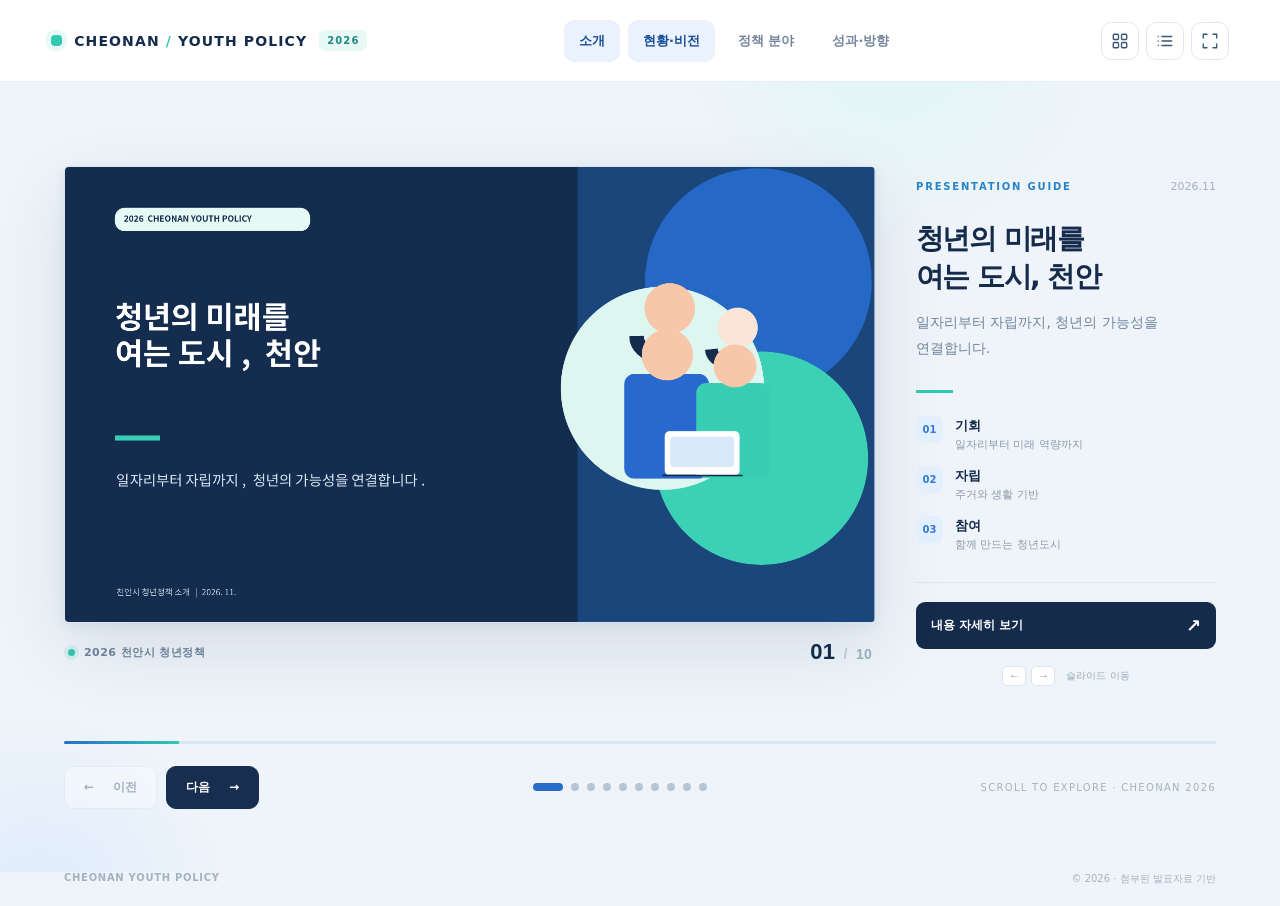
<file: index3.html>
<!doctype html>
<html lang="ko">
<head>
<meta charset="utf-8" />
<meta name="viewport" content="width=device-width, initial-scale=1, viewport-fit=cover" />
<meta name="theme-color" content="#132b4b" />
<meta name="description" content="천안시 청년정책 2026: 청년의 미래를 여는 도시, 천안. 인터랙티브 정책 프레젠테이션" />
<title>청년의 미래를 여는 도시, 천안 | 2026 청년정책</title>
<link rel="stylesheet" href="styles.css" />
</head>
<body>
<a href="#presentation" class="skip-link">프레젠테이션으로 이동</a>
<div id="app">
<header class="topbar">
  <a class="brand" href="#slide-1" aria-label="첫 슬라이드로 이동"><span class="brand-dot"></span><span class="brand-name">CHEONAN <em>/</em> YOUTH POLICY</span><span class="brand-year">2026</span></a>
  <nav class="top-nav" aria-label="슬라이드 섹션">
    <button type="button" data-jump="1" class="nav-link">소개</button>
    <button type="button" data-jump="2" class="nav-link">현황·비전</button>
    <button type="button" data-jump="5" class="nav-link">정책 분야</button>
    <button type="button" data-jump="9" class="nav-link">성과·방향</button>
  </nav>
  <div class="top-actions"><button id="overviewBtn" class="icon-btn" aria-label="전체 슬라이드 목차 보기" title="전체 슬라이드 목차"><svg viewBox="0 0 24 24"><rect x="3" y="3" width="7" height="7" rx="1.5"/><rect x="14" y="3" width="7" height="7" rx="1.5"/><rect x="3" y="14" width="7" height="7" rx="1.5"/><rect x="14" y="14" width="7" height="7" rx="1.5"/></svg></button><button id="detailBtn" class="icon-btn" aria-label="슬라이드 상세 텍스트 열기" title="슬라이드 상세 텍스트"><svg viewBox="0 0 24 24"><path d="M8 6h13M8 12h13M8 18h13M3 6h.01M3 12h.01M3 18h.01"/></svg></button><button id="fullscreenBtn" class="icon-btn" aria-label="전체화면 보기" title="전체화면 (F)"><svg viewBox="0 0 24 24"><path d="M8 3H3v5M16 3h5v5M3 16v5h5M21 16v5h-5"/></svg></button></div>
</header>
<main id="presentation" class="presentation" tabindex="-1" aria-label="천안시 청년정책 웹 프레젠테이션">
  <div class="ambient ambient-one"></div><div class="ambient ambient-two"></div>
  <div class="presentation-grid">
    <div class="stage-shell">
      <div class="slide-stage" id="stage" aria-live="polite" aria-atomic="true">
        <img id="slideImage" src="assets/slide-1.png" alt="청년의 미래를 여는 도시, 천안. 일자리부터 자립까지 청년의 가능성을 연결합니다." width="1601" height="900" draggable="false" />
        <div id="hotspots" class="hotspots"></div>
        <div id="stageHint" class="stage-hint">카드를 선택해 주요 내용을 살펴보세요</div>
      </div>
      <div class="stage-bottom"><div class="stage-identity"><span class="live-pulse"></span><span>2026 천안시 청년정책</span></div><div class="slide-count"><span id="currentNum">01</span><span class="num-divider">/</span><span>10</span></div></div>
    </div>
    <aside class="sidebar" id="sidebar" aria-label="슬라이드 안내 및 탐색">
      <div class="sidebar-top"><span class="eyebrow">PRESENTATION GUIDE</span><span class="side-indicator">2026.11</span></div>
      <h1 id="sideTitle">청년의 미래를<br>여는 도시, 천안</h1>
      <p id="sideSubtitle">일자리부터 자립까지, 청년의 가능성을 연결합니다.</p>
      <div class="side-rule"></div>
      <div id="quickPoints" class="quick-points"></div>
      <div class="side-spacer"></div>
      <div class="side-footer"><button id="textOpenBtn" class="text-open">내용 자세히 보기 <span>↗</span></button><div class="key-hint"><kbd>←</kbd> <kbd>→</kbd><span>슬라이드 이동</span></div></div>
    </aside>
  </div>
  <div class="bottom-controls"><div class="progress-wrap"><div id="progressBar" class="progress-bar"></div></div><div class="control-row"><div class="control-left"><button id="prevBtn" class="control-btn" aria-label="이전 슬라이드"><span aria-hidden="true">←</span><span>이전</span></button><button id="nextBtn" class="control-btn primary" aria-label="다음 슬라이드"><span>다음</span><span aria-hidden="true">→</span></button></div><div class="slide-tabs" id="slideTabs" aria-label="슬라이드 빠른 이동"></div><span class="control-caption">SCROLL TO EXPLORE · CHEONAN 2026</span></div></div>
</main>
<footer class="site-footer">CHEONAN YOUTH POLICY <span>© 2026 · 첨부된 발표자료 기반</span></footer>
</div>
<div id="overview" class="overlay" aria-hidden="true" role="dialog" aria-modal="true" aria-label="전체 슬라이드 목차"><div class="overlay-inner"><div class="modal-heading"><div><span class="eyebrow">ALL SLIDES</span><h2>프레젠테이션 목차</h2></div><button class="close-btn" data-close="overview" aria-label="목차 닫기">×</button></div><div id="overviewGrid" class="overview-grid"></div></div></div>
<div id="details" class="overlay" aria-hidden="true" role="dialog" aria-modal="true" aria-label="슬라이드 상세 내용"><div class="detail-modal"><div class="modal-heading"><div><span class="eyebrow">SLIDE CONTENT</span><h2 id="detailTitle">슬라이드 상세 내용</h2></div><button class="close-btn" data-close="details" aria-label="상세 내용 닫기">×</button></div><p id="detailSubtitle" class="detail-intro"></p><div id="detailItems" class="detail-items"></div><div id="detailFootnote" class="detail-footnote"></div></div></div>
<script src="script.js" defer></script>
</body>
</html>
</file>
<file: styles.css>
:root{--navy:#142b4b;--deep:#09192e;--blue:#2866c7;--mint:#32c9b1;--orange:#ff9b62;--muted:#8a9ab1;--line:#dce6f1;--surface:#f6f9fc}*{box-sizing:border-box}html{scroll-behavior:smooth}body{margin:0;font-family:Pretendard,"Noto Sans KR","Apple SD Gothic Neo","Malgun Gothic",system-ui,sans-serif;background:#eef4f9;color:var(--navy);-webkit-font-smoothing:antialiased}button,a{-webkit-tap-highlight-color:transparent}button{font:inherit;cursor:pointer}button:focus-visible,a:focus-visible{outline:3px solid #36d2ba;outline-offset:4px}.skip-link{position:absolute;left:8px;top:-100px;background:white;padding:12px;z-index:200}.skip-link:focus{top:8px}.topbar{height:82px;display:flex;align-items:center;justify-content:space-between;padding:0 clamp(20px,4vw,76px);background:#fff;border-bottom:1px solid #e4edf6;position:relative;z-index:10;gap:20px}.brand{display:flex;align-items:center;gap:12px;color:var(--navy);text-decoration:none;white-space:nowrap;font-weight:850;letter-spacing:.08em;font-size:14px}.brand-dot{width:11px;height:11px;border-radius:4px;background:var(--mint);box-shadow:0 0 0 5px #32c9b11c}.brand em{font-style:normal;color:var(--mint)}.brand-year{font-size:10px;padding:5px 8px;border-radius:6px;background:#e8f8f4;color:#208a7c}.top-nav{display:flex;gap:8px}.nav-link{border:0;background:transparent;color:#75869c;padding:12px 15px;border-radius:10px;font-size:13px;font-weight:750;transition:.2s}.nav-link:hover,.nav-link.active{color:#1a4e9b;background:#eaf2fd}.top-actions{display:flex;gap:7px}.icon-btn{display:grid;place-items:center;width:38px;height:38px;border:1px solid #e1e9f3;border-radius:10px;background:#fff;color:#385775}.icon-btn:hover{background:#edf7ff;transform:translateY(-1px)}.icon-btn svg{width:18px;height:18px;fill:none;stroke:currentColor;stroke-width:1.8;stroke-linecap:round;stroke-linejoin:round}.presentation{position:relative;min-height:calc(100dvh - 110px);max-width:1920px;margin:auto;overflow:hidden;padding:clamp(22px,3.2vw,54px) clamp(20px,5vw,94px) 20px;display:flex;flex-direction:column;justify-content:center}.ambient{position:absolute;pointer-events:none;border-radius:50%;filter:blur(4px);opacity:.65}.ambient-one{width:420px;height:420px;top:-260px;right:14%;background:radial-gradient(circle,#d9f8f3,transparent 70%)}.ambient-two{width:380px;height:380px;bottom:-220px;left:-150px;background:radial-gradient(circle,#d7e7ff,transparent 70%)}.presentation-grid{position:relative;display:grid;grid-template-columns:minmax(0,1fr) minmax(245px,300px);align-items:stretch;gap:clamp(25px,3.1vw,56px)}.stage-shell{min-width:0}.slide-stage{position:relative;overflow:hidden;isolation:isolate;width:100%;aspect-ratio:16/9;background:white;box-shadow:0 26px 72px #102f541c,0 3px 12px #102f5411;border:1px solid #dbe5ef;border-radius:5px;touch-action:pan-y;user-select:none}.slide-stage img{width:100%;height:100%;display:block;object-fit:fill;transition:opacity .42s ease,transform .55s cubic-bezier(.2,.8,.2,1);pointer-events:none}.slide-stage img.exiting{opacity:.15;transform:translateX(var(--slide-dir,30px)) scale(.988)}.slide-stage img.entering{animation:slideIn .56s cubic-bezier(.2,.8,.2,1) both}@keyframes slideIn{from{opacity:.1;transform:translateX(var(--slide-dir,30px)) scale(1.012)}to{opacity:1;transform:translateX(0) scale(1)}}.hotspots{position:absolute;inset:0;pointer-events:none}.hotspot{position:absolute;pointer-events:auto;border:1px solid transparent;border-radius:8px;background:transparent;transition:background .22s,box-shadow .22s,border-color .22s;cursor:pointer}.hotspot:hover,.hotspot:focus-visible{border-color:#2a7ad885;background:#2775de0d;box-shadow:0 0 0 5px #3c9ee518,inset 0 0 35px #3c9ee513}.hotspot:active{transform:scale(.99)}.stage-hint{position:absolute;left:50%;bottom:2%;transform:translate(-50%,12px);background:#112e4ce0;color:#fff;padding:9px 15px;border-radius:20px;font-size:11px;opacity:0;pointer-events:none;transition:.3s;white-space:nowrap}.slide-stage:hover .stage-hint.visible{opacity:1;transform:translate(-50%,0)}.stage-bottom{display:flex;justify-content:space-between;padding:16px 4px;color:#72839b;font-size:11px;font-weight:700;letter-spacing:.04em}.stage-identity{display:flex;align-items:center;gap:9px}.live-pulse{width:7px;height:7px;background:var(--mint);border-radius:50%;box-shadow:0 0 0 4px #32c9b121}.slide-count{font-family:Arial,sans-serif;display:flex;gap:8px;align-items:baseline;font-size:14px;color:#9fb0c4}.slide-count #currentNum{font-size:22px;font-weight:800;color:var(--navy)}.num-divider{color:#becbd8}.sidebar{padding:14px 0 35px;display:flex;flex-direction:column;min-height:0}.sidebar-top{display:flex;align-items:center;justify-content:space-between;gap:6px}.eyebrow{color:#2884c7;letter-spacing:.18em;font-size:10px;font-weight:850}.side-indicator{font-size:11px;color:#a2b0c0}.sidebar h1{font-size:clamp(23px,2.2vw,37px);line-height:1.35;letter-spacing:-.055em;margin:27px 0 14px;word-break:keep-all;white-space:pre-line}.sidebar p{font-size:14px;color:#71849c;line-height:1.85;margin:0;word-break:keep-all}.side-rule{height:3px;width:37px;background:var(--mint);margin:28px 0 23px}.quick-points{display:flex;flex-direction:column;gap:12px}.point{display:flex;align-items:flex-start;gap:12px;animation:pointUp .45s both}.point:nth-child(2){animation-delay:.09s}.point:nth-child(3){animation-delay:.18s}@keyframes pointUp{from{opacity:0;transform:translateY(12px)}to{opacity:1;transform:translateY(0)}}.point-index{font-size:10px;font-weight:900;color:#3479d4;background:#e4effd;min-width:27px;height:27px;display:grid;place-items:center;border-radius:8px}.point-content strong{display:block;font-size:13px;line-height:1.5}.point-content small{display:block;font-size:11px;color:#8c9aad;line-height:1.5;margin-top:2px}.side-spacer{flex:1;min-height:28px}.side-footer{border-top:1px solid #dce6ee;padding-top:19px}.text-open{width:100%;padding:13px 15px;background:#142b4b;color:white;border:0;border-radius:9px;font-size:12px;font-weight:750;display:flex;justify-content:space-between;align-items:center}.text-open:hover{background:#2360b0}.text-open span{font-size:18px}.key-hint{display:flex;align-items:center;justify-content:center;gap:5px;margin-top:17px;color:#9aa8bb;font-size:10px}.key-hint span{margin-left:6px}kbd{font-size:11px;color:#899bb0;background:white;border:1px solid #dce5ef;border-radius:5px;min-width:24px;text-align:center;padding:3px}.bottom-controls{position:relative;margin-top:20px}.progress-wrap{height:3px;background:#d9e5f0;overflow:hidden;border-radius:4px}.progress-bar{height:100%;background:linear-gradient(90deg,#2c6cca,#30c9b2);width:10%;transition:width .5s ease}.control-row{padding-top:22px;display:flex;align-items:center;justify-content:space-between;gap:20px}.control-left{display:flex;gap:9px}.control-btn{border:1px solid #d7e4f0;background:white;color:#203e61;padding:12px 19px;border-radius:10px;font-size:12px;font-weight:800;display:flex;gap:19px;align-items:center}.control-btn:hover:not(:disabled){box-shadow:0 6px 16px #173a6015;transform:translateY(-1px)}.control-btn:disabled{opacity:.36;cursor:not-allowed}.control-btn.primary{background:#172e51;color:white;border-color:#172e51}.control-btn.primary:hover{background:#2764b1}.slide-tabs{display:flex;gap:8px;align-items:center}.slide-tab{width:8px;height:8px;border:0;padding:0;border-radius:12px;background:#b6c6d8;transition:.3s}.slide-tab.active{width:30px;background:#286cca}.slide-tab:hover{background:#4aa9bd}.control-caption{font-size:10px;letter-spacing:.13em;color:#a5b2c2;white-space:nowrap}.site-footer{display:flex;justify-content:space-between;gap:20px;padding:0 clamp(20px,5vw,94px) 20px;margin:auto;max-width:1920px;color:#a4b2c2;font-size:10px;font-weight:800;letter-spacing:.07em}.site-footer span{font-weight:500;letter-spacing:0}.overlay{position:fixed;inset:0;z-index:99;background:#08192bd9;backdrop-filter:blur(8px);display:flex;align-items:center;justify-content:center;padding:24px;opacity:0;visibility:hidden;transition:opacity .25s,visibility .25s;overflow:auto}.overlay.open{opacity:1;visibility:visible}.overlay-inner,.detail-modal{background:#fff;border-radius:18px;max-width:1120px;width:100%;max-height:min(90dvh,960px);overflow-y:auto;padding:clamp(22px,4vw,44px);box-shadow:0 35px 100px #06162f77}.modal-heading{display:flex;align-items:flex-start;justify-content:space-between;gap:20px;margin-bottom:26px}.modal-heading h2{margin:10px 0 0;letter-spacing:-.05em;font-size:clamp(22px,3vw,32px)}.close-btn{border:0;background:#eff4f9;color:#203e61;width:38px;height:38px;border-radius:10px;font-size:26px;line-height:1}.close-btn:hover{background:#dbe9f8}.overview-grid{display:grid;grid-template-columns:repeat(3,minmax(0,1fr));gap:20px}.overview-card{border:1px solid #e3eaf2;padding:0;background:#fff;border-radius:10px;text-align:left;overflow:hidden;transition:.2s}.overview-card img{width:100%;aspect-ratio:16/9;display:block;object-fit:cover}.overview-card span{display:block;font-size:12px;color:#314d6e;font-weight:750;padding:13px}.overview-card:hover,.overview-card.selected{border-color:#3677cc;box-shadow:0 12px 28px #265d9e20;transform:translateY(-2px)}.detail-modal{max-width:690px}.detail-intro{font-size:15px;line-height:1.8;color:#627690;margin-top:-6px}.detail-items{display:grid;gap:12px;margin:24px 0}.detail-item{background:#f4f8fc;border-radius:10px;padding:20px;border-left:4px solid #2d70ca}.detail-item:nth-child(3n+2){border-left-color:var(--mint)}.detail-item:nth-child(3n){border-left-color:var(--orange)}.detail-item strong{font-size:15px}.detail-item p{margin:8px 0 0;font-size:13px;line-height:1.75;color:#708298}.detail-footnote{border-top:1px solid #e3eaf2;padding-top:16px;color:#8898aa;font-size:11px;line-height:1.8}body.modal-open{overflow:hidden}body.fullscreen .topbar,body.fullscreen .site-footer{display:none}body.fullscreen .presentation{min-height:100dvh}body.fullscreen .sidebar{display:none}body.fullscreen .presentation-grid{display:block;max-width:min(1600px,calc((100dvh - 180px)*16/9));width:100%;margin:auto}body.fullscreen .presentation{padding:16px 32px}body.fullscreen .bottom-controls{max-width:1100px;width:100%;margin:15px auto 0}@media(max-width:1250px){.presentation-grid{grid-template-columns:minmax(0,1fr) 240px;gap:25px}.sidebar h1{font-size:26px}.sidebar p{font-size:12px}.control-caption{display:none}}@media(max-width:980px){.topbar{height:68px}.top-nav{display:none}.presentation{padding:24px 24px 30px;min-height:calc(100dvh - 90px)}.presentation-grid{display:block;max-width:1000px;width:100%;margin:0 auto}.sidebar{min-height:0;padding:18px 0 5px;display:grid;grid-template-columns:1fr auto;column-gap:20px}.sidebar-top,.sidebar .side-rule,.sidebar .quick-points,.sidebar .side-spacer,.key-hint{display:none}.sidebar h1{font-size:19px;margin:0}.sidebar p{font-size:12px;margin-top:6px;grid-column:1}.side-footer{border:0;padding:0;grid-column:2;grid-row:1/3;align-self:center}.text-open{white-space:nowrap}.bottom-controls{max-width:1000px;width:100%;margin:12px auto 0}.site-footer{padding:0 24px 16px}}@media(max-width:640px){.topbar{padding:0 16px;height:58px}.brand{font-size:10px;gap:8px}.brand-year{display:none}.top-actions{gap:4px}.icon-btn{width:33px;height:33px}.presentation{min-height:calc(100dvh - 80px);padding:18px 10px 25px;justify-content:flex-start}.slide-stage{border-radius:3px;box-shadow:0 14px 35px #153d6920}.stage-bottom{padding:13px 7px}.stage-identity{font-size:10px}.slide-count #currentNum{font-size:18px}.sidebar{display:block;padding:10px 7px 4px}.sidebar h1{font-size:19px;line-height:1.4;margin:0 0 6px}.sidebar p{font-size:12px;line-height:1.6}.side-footer{padding-top:10px}.text-open{width:auto;font-size:11px;padding:10px 13px;gap:20px}.bottom-controls{margin-top:12px}.control-row{padding-top:16px}.control-btn{padding:11px 14px;gap:10px}.slide-tabs{gap:5px}.slide-tab{width:6px;height:6px}.slide-tab.active{width:17px}.site-footer{padding:0 16px 18px;font-size:9px}.overview-grid{grid-template-columns:repeat(2,minmax(0,1fr));gap:12px}.overlay{padding:12px}.overview-card span{padding:10px;font-size:10px}.stage-hint{display:none}}@media(max-width:390px){.slide-tabs{gap:4px}.control-row{gap:9px}.control-btn{padding:10px 11px;font-size:11px}.brand-name{letter-spacing:.01em}}@media(prefers-reduced-motion:reduce){*,*::before,*::after{scroll-behavior:auto!important;animation-duration:.01ms!important;transition-duration:.01ms!important}}
</file>
